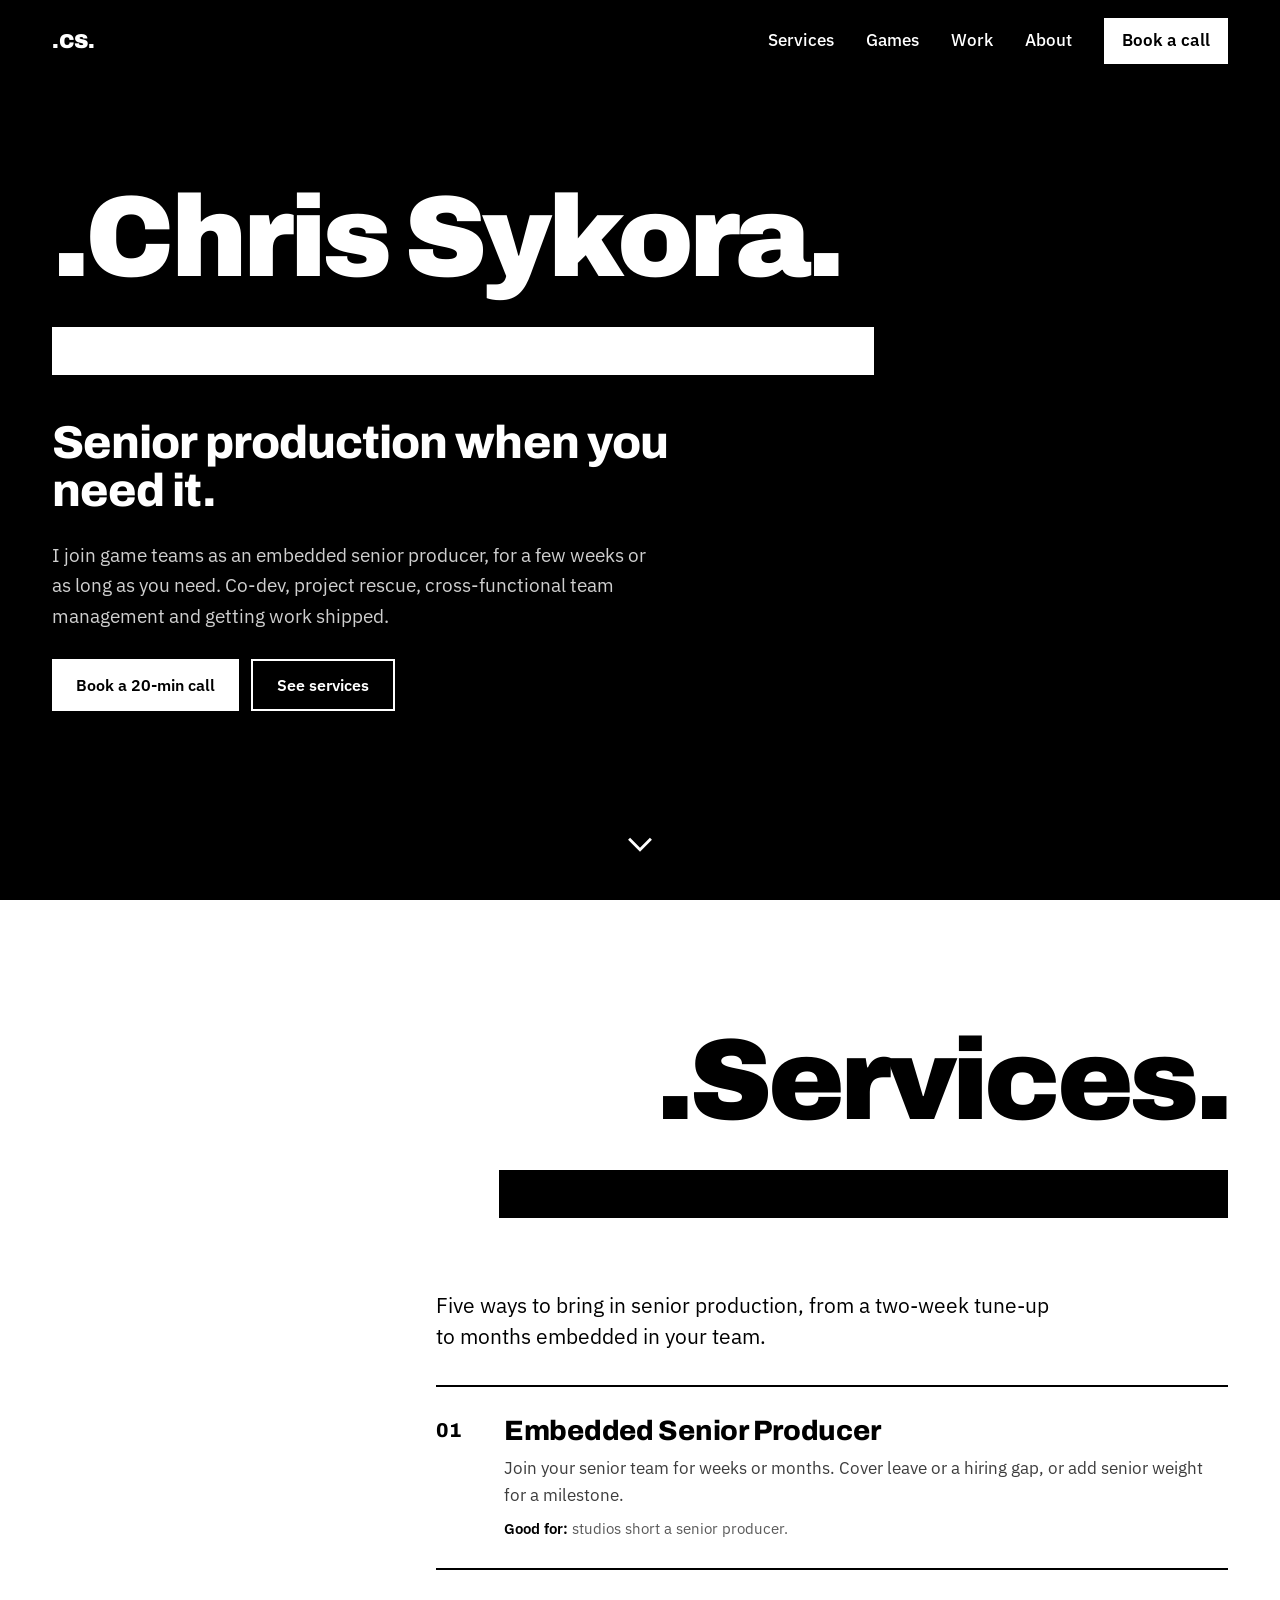
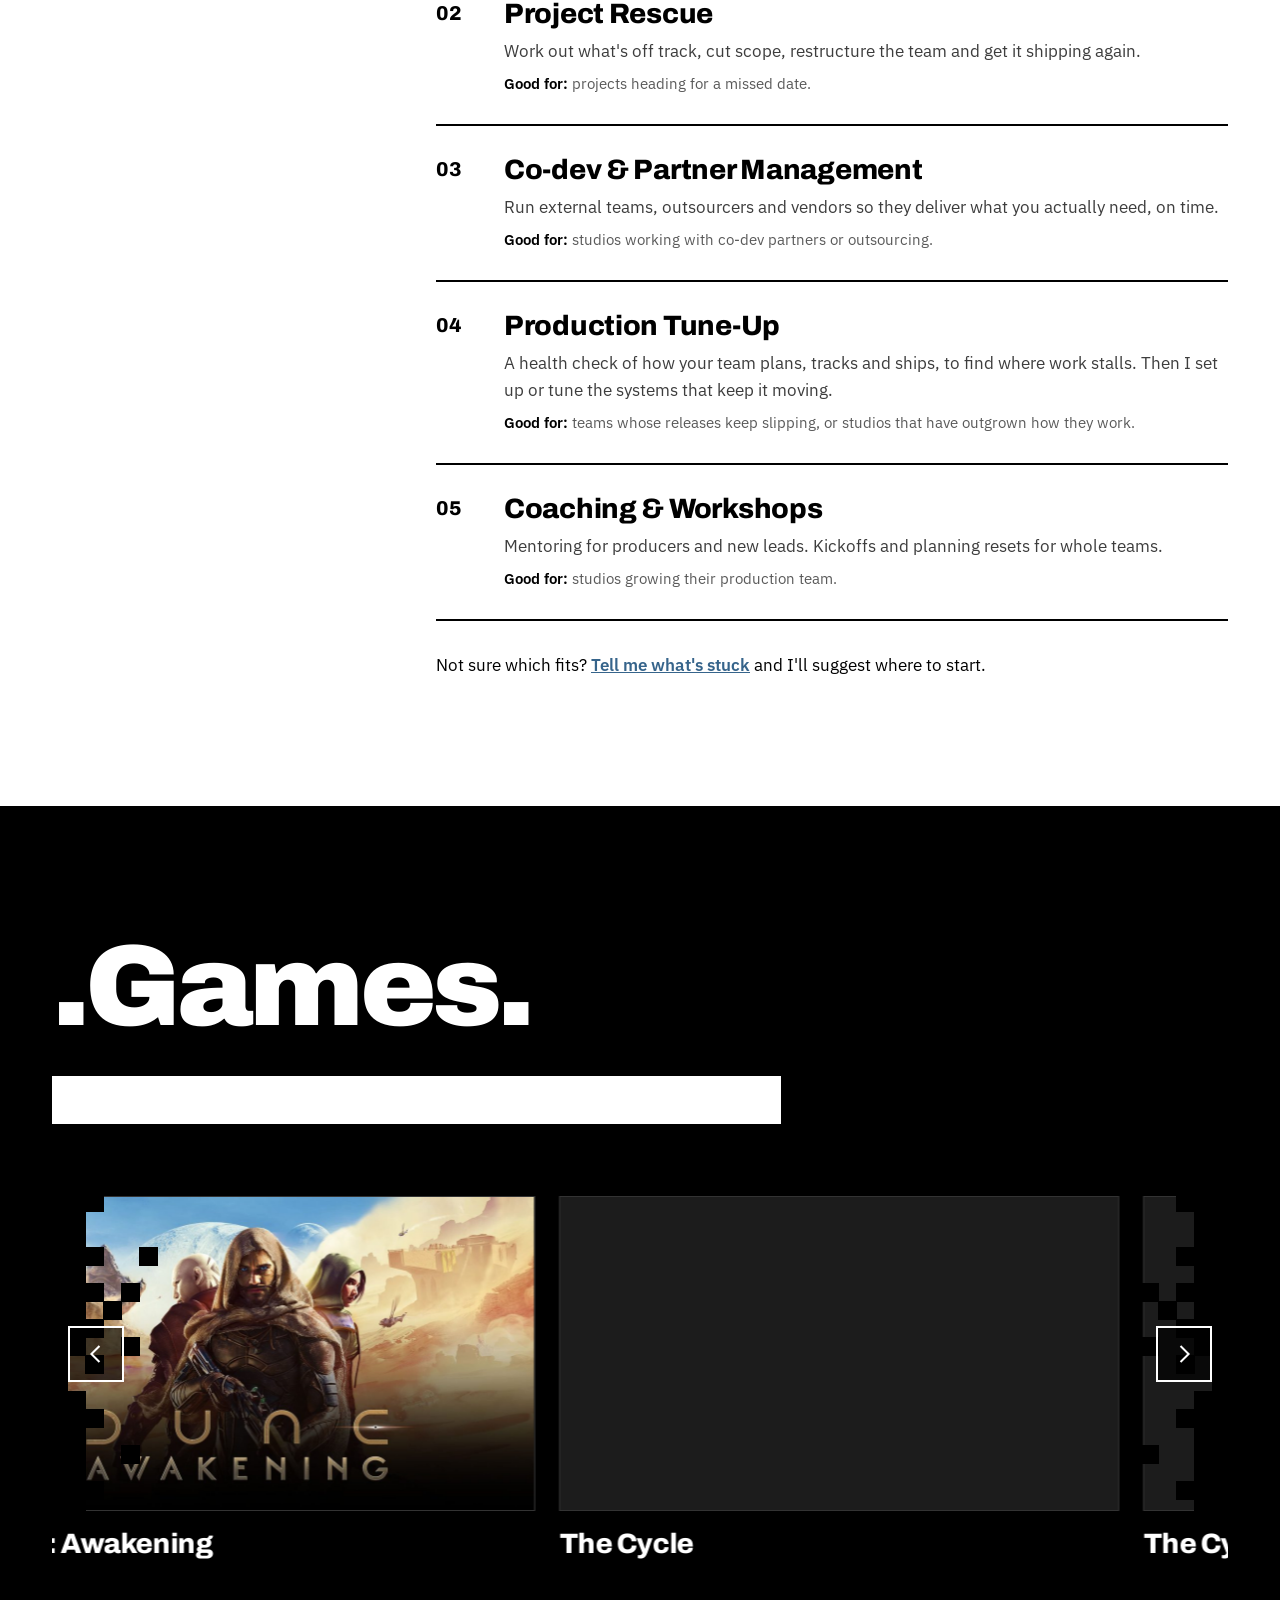
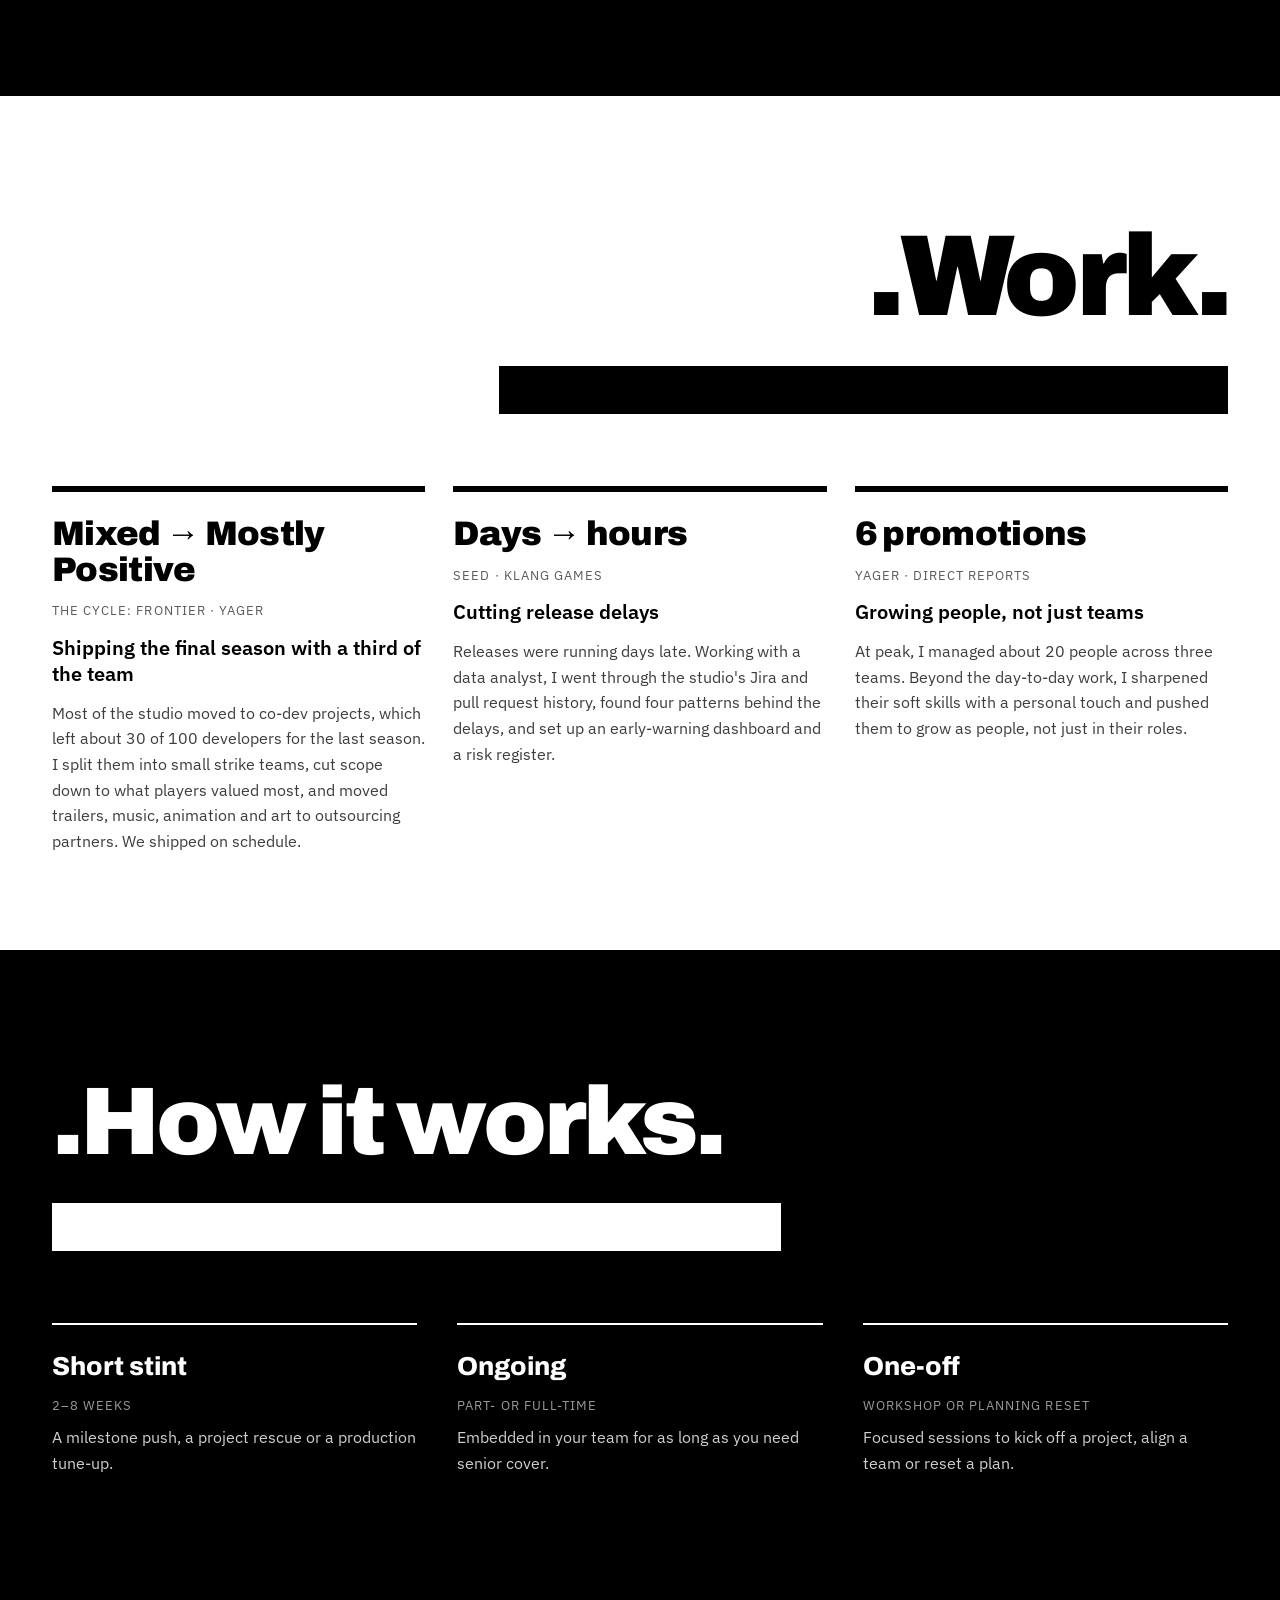
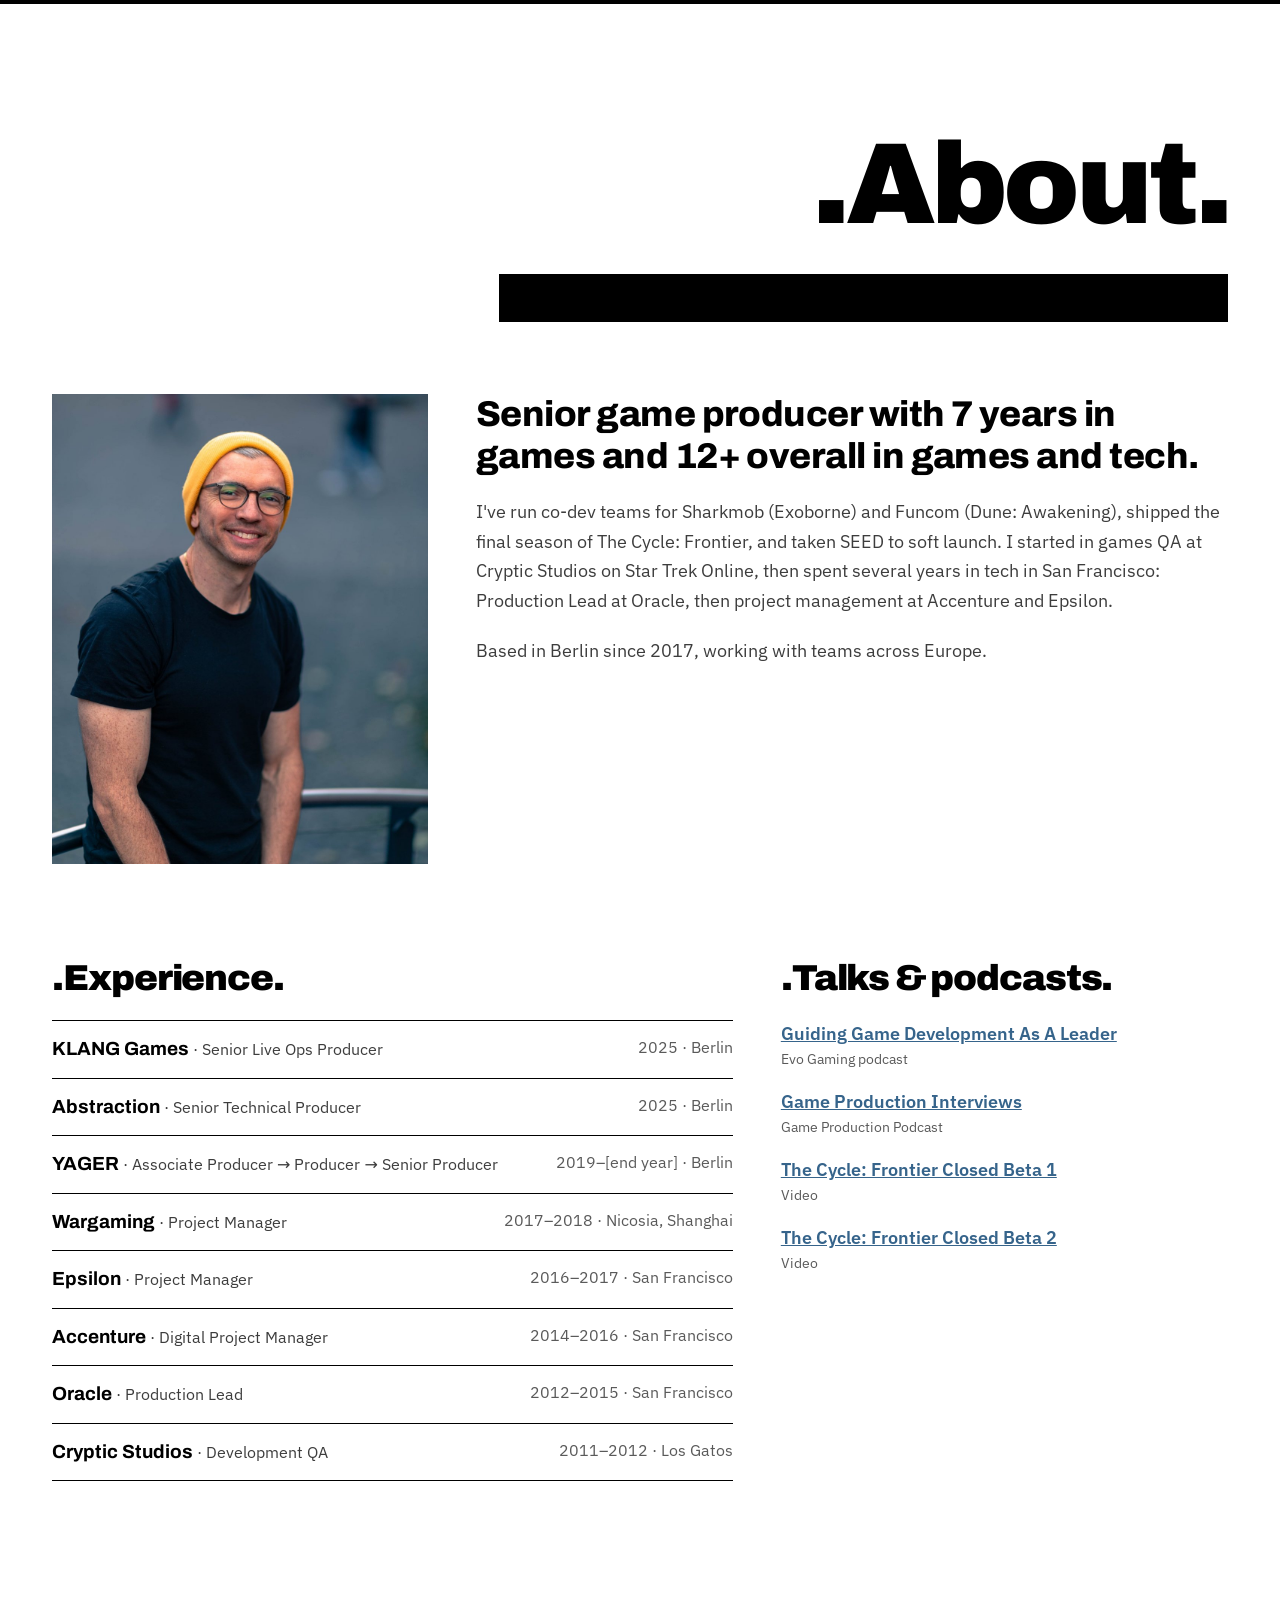
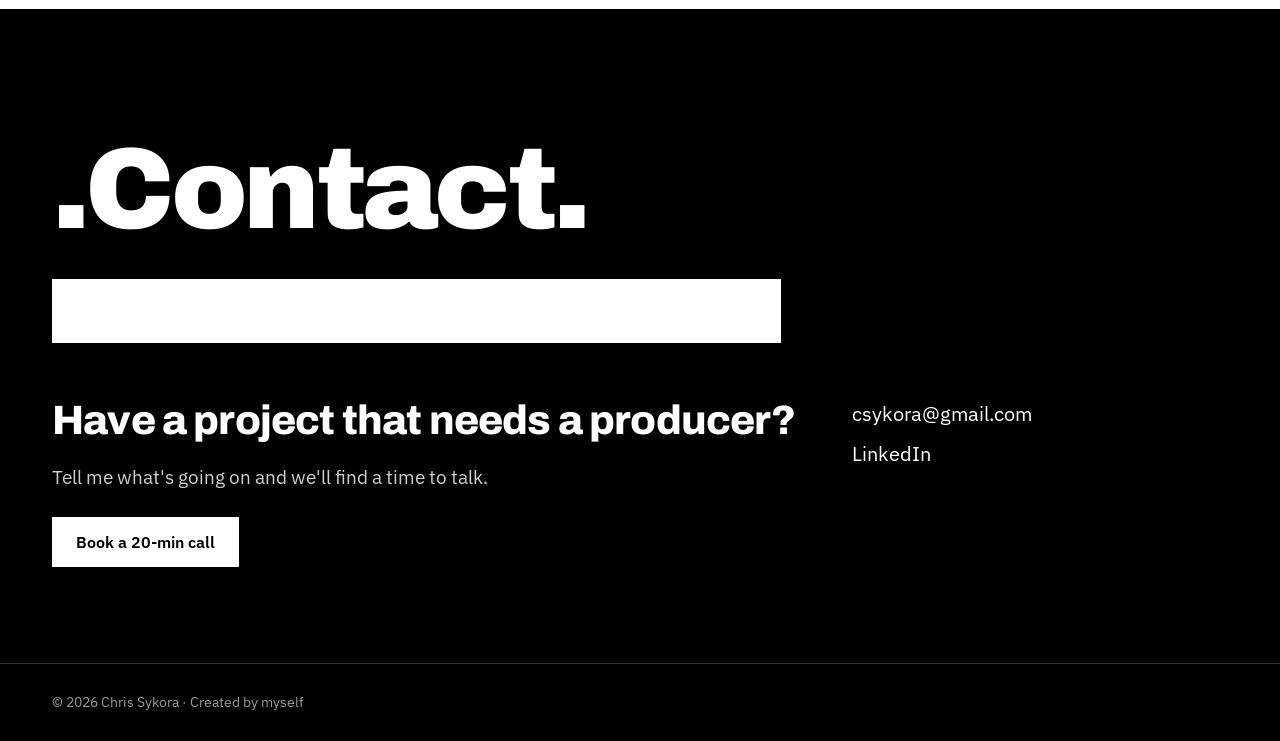
<file: index.html>
<!doctype html>
<html lang="en">
<head>
<meta charset="utf-8">
<meta name="viewport" content="width=device-width, initial-scale=1">
<title>Chris Sykora · Senior Game Producer</title>
<meta name="description" content="Berlin-based senior game producer. I join game teams as an embedded senior producer for co-dev, project rescue, production tune-ups and coaching.">
<meta property="og:title" content="Chris Sykora · Senior Game Producer">
<meta property="og:description" content="Senior production when you need it. Embedded producer for game studios, Berlin-based, working across Europe.">
<meta property="og:type" content="website">
<meta property="og:image" content="assets/img/chris-sykora.jpg">
<link rel="icon" href="favicon.svg" type="image/svg+xml">
<link rel="preload" href="assets/fonts/archivo-latin-900-normal.woff2" as="font" type="font/woff2" crossorigin>
<link rel="stylesheet" href="assets/site.css">
<script>
(function () {
  var d = document.documentElement;
  var reduce = window.matchMedia && window.matchMedia('(prefers-reduced-motion: reduce)').matches;
  if (!reduce && 'IntersectionObserver' in window) {
    d.classList.add('cs-armed');
    // Safety net: if the main script fails to load, show everything
    setTimeout(function () { if (!window.__csReady) d.classList.remove('cs-armed'); }, 3000);
  }
})();
</script>
<script src="assets/site.js" defer></script>
</head>
<body>

<header class="site-header cs-intro-fade">
<div class="site-header__inner">
<a href="#who" class="brand">.CS.</a>
<nav aria-label="Main" class="site-nav">
<a class="nav-link" href="#what">Services</a>
<a class="nav-link" href="#games">Games</a>
<a class="nav-link" href="#work">Work</a>
<a class="nav-link" href="#about">About</a>
<a class="nav-cta" href="https://calendar.app.google/HBy6owoXQrUs1M6C7" target="_blank" rel="noopener">Book a call</a>
</nav>
</div>
</header>

<div id="page" style="background: #FFFFFF; color: #000000">

<section id="who" class="hero" style="background: #000000; color: #FFFFFF; display: flex; flex-direction: column; overflow: hidden; padding-top: 80px">
<div style="flex: 1 0 auto; width: 100%; max-width: 1240px; margin: 0 auto; padding: 48px 32px; display: flex; flex-direction: column; justify-content: center">
<div class="cs-hero-out">
<h1 class="cs-intro-l" style="margin: 0; font-family: 'Archivo', sans-serif; font-size: clamp(56px, 9vw, 132px); line-height: 0.92; font-weight: 900; letter-spacing: -0.04em">.Chris Sykora.</h1>
<div aria-hidden="true" class="cs-intro-wipe" style="margin-top: 36px; width: 822px; max-width: 100%; height: 48px; background: #FFFFFF"></div>
<div style="display: flex; flex-direction: column; gap: 24px; padding-top: 44px; max-width: 680px">
<p class="cs-intro-up cs-d1" style="margin: 0; font-family: 'Archivo', sans-serif; font-size: clamp(30px, 3.6vw, 48px); line-height: 1.05; font-weight: 800; letter-spacing: -0.02em">Senior production when you need it.</p>
<p class="cs-intro-up cs-d2" style="margin: 0; font-size: 19px; line-height: 1.6; color: #CFCFCF; max-width: 600px">I join game teams as an embedded senior producer, for a few weeks or as long as you need. Co-dev, project rescue, cross-functional team management and getting work shipped.</p>
<div class="cs-intro-up cs-d3" style="display: flex; flex-wrap: wrap; gap: 12px; padding-top: 4px">
<a href="https://calendar.app.google/HBy6owoXQrUs1M6C7" target="_blank" rel="noopener" style="display: inline-flex; align-items: center; min-height: 50px; padding: 12px 24px; background: #FFFFFF; color: #000000; font-weight: 600; text-decoration: none">Book a 20-min call</a>
<a href="#what" style="display: inline-flex; align-items: center; min-height: 50px; padding: 12px 24px; border: 2px solid #FFFFFF; font-weight: 600; text-decoration: none">See services</a>
</div>
</div>
</div>
</div>
<div class="cs-intro-fade" style="display: flex; justify-content: center; padding: 0 32px 28px">
<a href="#what" aria-label="Scroll to services" style="width: 56px; height: 56px; display: inline-flex; align-items: center; justify-content: center; color: #FFFFFF; text-decoration: none">
<svg class="cs-bob" aria-hidden="true" width="34" height="34" viewBox="0 0 24 24" fill="none" stroke="currentColor" stroke-width="2" stroke-linecap="square"><path d="M5 9l7 7 7-7"></path></svg>
</a>
</div>
</section>

<section id="what" style="overflow: hidden">
<div style="max-width: 1240px; margin: 0 auto; padding: 128px 32px">
<h2 class="cs-r" style="margin: 0; text-align: right; font-family: 'Archivo', sans-serif; font-size: clamp(56px, 9vw, 132px); line-height: 0.92; font-weight: 900; letter-spacing: -0.04em">.Services.</h2>
<div aria-hidden="true" class="cs-wipe-r" style="margin: 36px 0 0 auto; width: 62%; height: 48px; background: #000000"></div>
<div style="display: flex; flex-wrap: wrap; gap: 0 48px; padding-top: 72px">
<div aria-hidden="true" style="flex: 1 1 220px; max-width: 34%"></div>
<div style="flex: 2 1 560px; min-width: 0; display: flex; flex-direction: column; gap: 32px">
<p class="cs-r" style="margin: 0; font-size: 21px; line-height: 1.5; max-width: 620px">Five ways to bring in senior production, from a two-week tune-up to months embedded in your team.</p>
<ol class="cs-stagger" style="list-style: none; margin: 0; padding: 0; border-bottom: 2px solid #000000">
<li class="cs-r" style="border-top: 2px solid #000000; padding: 28px 0; display: flex; flex-wrap: wrap; gap: 8px 28px">
<span style="font-family: 'Archivo', sans-serif; font-weight: 800; font-size: 20px; width: 40px">01</span>
<div style="flex: 1 1 380px; min-width: 0; display: flex; flex-direction: column; gap: 8px">
<h3 style="margin: 0; font-family: 'Archivo', sans-serif; font-size: 28px; line-height: 1.15; font-weight: 800; letter-spacing: -0.01em">Embedded Senior Producer</h3>
<p style="margin: 0; color: #3D3D3D; font-size: 17px; line-height: 1.6">Join your senior team for weeks or months. Cover leave or a hiring gap, or add senior weight for a milestone.</p>
<p style="margin: 0; color: #5A5A5A; font-size: 15px"><strong style="color: #000000">Good for:</strong> studios short a senior producer.</p>
</div>
</li>
<li class="cs-r" style="border-top: 2px solid #000000; padding: 28px 0; display: flex; flex-wrap: wrap; gap: 8px 28px">
<span style="font-family: 'Archivo', sans-serif; font-weight: 800; font-size: 20px; width: 40px">02</span>
<div style="flex: 1 1 380px; min-width: 0; display: flex; flex-direction: column; gap: 8px">
<h3 style="margin: 0; font-family: 'Archivo', sans-serif; font-size: 28px; line-height: 1.15; font-weight: 800; letter-spacing: -0.01em">Project Rescue</h3>
<p style="margin: 0; color: #3D3D3D; font-size: 17px; line-height: 1.6">Work out what's off track, cut scope, restructure the team and get it shipping again.</p>
<p style="margin: 0; color: #5A5A5A; font-size: 15px"><strong style="color: #000000">Good for:</strong> projects heading for a missed date.</p>
</div>
</li>
<li class="cs-r" style="border-top: 2px solid #000000; padding: 28px 0; display: flex; flex-wrap: wrap; gap: 8px 28px">
<span style="font-family: 'Archivo', sans-serif; font-weight: 800; font-size: 20px; width: 40px">03</span>
<div style="flex: 1 1 380px; min-width: 0; display: flex; flex-direction: column; gap: 8px">
<h3 style="margin: 0; font-family: 'Archivo', sans-serif; font-size: 28px; line-height: 1.15; font-weight: 800; letter-spacing: -0.01em">Co-dev &amp; Partner Management</h3>
<p style="margin: 0; color: #3D3D3D; font-size: 17px; line-height: 1.6">Run external teams, outsourcers and vendors so they deliver what you actually need, on time.</p>
<p style="margin: 0; color: #5A5A5A; font-size: 15px"><strong style="color: #000000">Good for:</strong> studios working with co-dev partners or outsourcing.</p>
</div>
</li>
<li class="cs-r" style="border-top: 2px solid #000000; padding: 28px 0; display: flex; flex-wrap: wrap; gap: 8px 28px">
<span style="font-family: 'Archivo', sans-serif; font-weight: 800; font-size: 20px; width: 40px">04</span>
<div style="flex: 1 1 380px; min-width: 0; display: flex; flex-direction: column; gap: 8px">
<h3 style="margin: 0; font-family: 'Archivo', sans-serif; font-size: 28px; line-height: 1.15; font-weight: 800; letter-spacing: -0.01em">Production Tune-Up</h3>
<p style="margin: 0; color: #3D3D3D; font-size: 17px; line-height: 1.6">A health check of how your team plans, tracks and ships, to find where work stalls. Then I set up or tune the systems that keep it moving.</p>
<p style="margin: 0; color: #5A5A5A; font-size: 15px"><strong style="color: #000000">Good for:</strong> teams whose releases keep slipping, or studios that have outgrown how they work.</p>
</div>
</li>
<li class="cs-r" style="border-top: 2px solid #000000; padding: 28px 0; display: flex; flex-wrap: wrap; gap: 8px 28px">
<span style="font-family: 'Archivo', sans-serif; font-weight: 800; font-size: 20px; width: 40px">05</span>
<div style="flex: 1 1 380px; min-width: 0; display: flex; flex-direction: column; gap: 8px">
<h3 style="margin: 0; font-family: 'Archivo', sans-serif; font-size: 28px; line-height: 1.15; font-weight: 800; letter-spacing: -0.01em">Coaching &amp; Workshops</h3>
<p style="margin: 0; color: #3D3D3D; font-size: 17px; line-height: 1.6">Mentoring for producers and new leads. Kickoffs and planning resets for whole teams.</p>
<p style="margin: 0; color: #5A5A5A; font-size: 15px"><strong style="color: #000000">Good for:</strong> studios growing their production team.</p>
</div>
</li>
</ol>
<p class="cs-r" style="margin: 0; font-size: 17px">Not sure which fits? <a href="#where" style="color: #36648B; font-weight: 600">Tell me what's stuck</a> and I'll suggest where to start.</p>
</div>
</div>
</div>
</section>

<section id="games" style="background: #000000; color: #FFFFFF; overflow: hidden; padding-bottom: 128px">
<div style="max-width: 1240px; margin: 0 auto; padding: 128px 32px 0">
<h2 class="cs-l" style="margin: 0; font-family: 'Archivo', sans-serif; font-size: clamp(56px, 9vw, 132px); line-height: 0.92; font-weight: 900; letter-spacing: -0.04em">.Games.</h2>
<div aria-hidden="true" class="cs-wipe-l" style="margin-top: 36px; width: 62%; height: 48px; background: #FFFFFF"></div>
</div>

<div class="cs-car" data-scrub style="margin-top: 72px">
<div style="max-width: 1240px; margin: 0 auto; padding: 0 32px">
<div class="cs-l" data-carousel style="position: relative">
<div style="overflow: hidden; overflow: clip">
<ul data-track aria-label="Games I have worked on" style="list-style: none; margin: 0; padding: 0 0 8px; display: flex; gap: 24px; will-change: transform">

<li style="flex: 0 0 min(560px, calc(100vw - 64px))">
<figure class="cs-gfig" tabindex="0" style="margin: 0; display: flex; flex-direction: column; gap: 18px">
<div style="position: relative; aspect-ratio: 16 / 9; overflow: hidden; background: #1C1C1C; border: 1px solid #333333">
<img class="cs-gimg" src="assets/img/games/dune-awakening.jpg" alt="Dune: Awakening key art" width="1120" height="630" decoding="async" draggable="false" style="position: absolute; inset: 0; display: block; width: 100%; height: 100%; object-fit: cover">
<div class="cs-ginfo" style="position: absolute; inset: 0; padding: 28px 88px 28px 28px; background: rgba(0, 0, 0, 0.86); display: flex; flex-direction: column; justify-content: flex-end; gap: 10px">
<p style="margin: 0; font-size: 13px; letter-spacing: 0.1em; text-transform: uppercase; color: #9A9A9A">Funcom · PC</p>
<p style="margin: 0; font-size: 18px; line-height: 1.5; color: #FFFFFF">Ran co-dev feature teams at YAGER, then Senior Technical Producer at Abstraction for the global launch.</p>
</div>
</div>
<figcaption class="cs-gtitle"><h3 style="margin: 0; font-family: 'Archivo', sans-serif; font-size: 28px; line-height: 1.1; font-weight: 800; letter-spacing: -0.015em">Dune: Awakening</h3></figcaption>
</figure>
</li>

<li style="flex: 0 0 min(560px, calc(100vw - 64px))">
<figure class="cs-gfig" tabindex="0" style="margin: 0; display: flex; flex-direction: column; gap: 18px">
<div style="position: relative; aspect-ratio: 16 / 9; overflow: hidden; background: #1C1C1C; border: 1px solid #333333">
<img class="cs-gimg" src="assets/img/games/the-cycle.jpg" alt="The Cycle key art" width="1120" height="630" decoding="async" draggable="false" style="position: absolute; inset: 0; display: block; width: 100%; height: 100%; object-fit: cover">
<div class="cs-ginfo" style="position: absolute; inset: 0; padding: 28px 88px 28px 28px; background: rgba(0, 0, 0, 0.86); display: flex; flex-direction: column; justify-content: flex-end; gap: 10px">
<p style="margin: 0; font-size: 13px; letter-spacing: 0.1em; text-transform: uppercase; color: #9A9A9A">YAGER · PC · Epic Games Store</p>
<p style="margin: 0; font-size: 18px; line-height: 1.5; color: #FFFFFF">Associate Producer through 2 seasons of Early Access. Improved parts of the character, controls and camera.</p>
</div>
</div>
<figcaption class="cs-gtitle"><h3 style="margin: 0; font-family: 'Archivo', sans-serif; font-size: 28px; line-height: 1.1; font-weight: 800; letter-spacing: -0.015em">The Cycle</h3></figcaption>
</figure>
</li>

<li style="flex: 0 0 min(560px, calc(100vw - 64px))">
<figure class="cs-gfig" tabindex="0" style="margin: 0; display: flex; flex-direction: column; gap: 18px">
<div style="position: relative; aspect-ratio: 16 / 9; overflow: hidden; background: #1C1C1C; border: 1px solid #333333">
<img class="cs-gimg" src="assets/img/games/cycle-frontier.jpg" alt="The Cycle: Frontier key art" width="1120" height="630" decoding="async" draggable="false" style="position: absolute; inset: 0; display: block; width: 100%; height: 100%; object-fit: cover">
<div class="cs-ginfo" style="position: absolute; inset: 0; padding: 28px 88px 28px 28px; background: rgba(0, 0, 0, 0.86); display: flex; flex-direction: column; justify-content: flex-end; gap: 10px">
<p style="margin: 0; font-size: 13px; letter-spacing: 0.1em; text-transform: uppercase; color: #9A9A9A">YAGER · PC</p>
<p style="margin: 0; font-size: 18px; line-height: 1.5; color: #FFFFFF">Producer across all 3 seasons, from launch to the final season. Ran gameplay feature teams covering weapons, movement and creatures, plus outsourcing.</p>
</div>
</div>
<figcaption class="cs-gtitle"><h3 style="margin: 0; font-family: 'Archivo', sans-serif; font-size: 28px; line-height: 1.1; font-weight: 800; letter-spacing: -0.015em">The Cycle: Frontier</h3></figcaption>
</figure>
</li>

<li style="flex: 0 0 min(560px, calc(100vw - 64px))">
<figure class="cs-gfig" tabindex="0" style="margin: 0; display: flex; flex-direction: column; gap: 18px">
<div style="position: relative; aspect-ratio: 16 / 9; overflow: hidden; background: #1C1C1C; border: 1px solid #333333">
<img class="cs-gimg" src="assets/img/games/exoborne.jpg" alt="Exoborne key art" width="1024" height="576" decoding="async" draggable="false" style="position: absolute; inset: 0; display: block; width: 100%; height: 100%; object-fit: cover">
<div class="cs-ginfo" style="position: absolute; inset: 0; padding: 28px 88px 28px 28px; background: rgba(0, 0, 0, 0.86); display: flex; flex-direction: column; justify-content: flex-end; gap: 10px">
<p style="margin: 0; font-size: 13px; letter-spacing: 0.1em; text-transform: uppercase; color: #9A9A9A">Sharkmob · PC, PS5, Xbox</p>
<p style="margin: 0; font-size: 18px; line-height: 1.5; color: #FFFFFF">Ran co-dev feature teams at YAGER.</p>
</div>
</div>
<figcaption class="cs-gtitle"><h3 style="margin: 0; font-family: 'Archivo', sans-serif; font-size: 28px; line-height: 1.1; font-weight: 800; letter-spacing: -0.015em">Exoborne</h3></figcaption>
</figure>
</li>

<li style="flex: 0 0 min(560px, calc(100vw - 64px))">
<figure class="cs-gfig" tabindex="0" style="margin: 0; display: flex; flex-direction: column; gap: 18px">
<div style="position: relative; aspect-ratio: 16 / 9; overflow: hidden; background: #1C1C1C; border: 1px solid #333333">
<img class="cs-gimg" src="assets/img/games/seed.jpg" alt="SEED key art" width="747" height="420" decoding="async" draggable="false" style="position: absolute; inset: 0; display: block; width: 100%; height: 100%; object-fit: cover">
<div class="cs-ginfo" style="position: absolute; inset: 0; padding: 28px 88px 28px 28px; background: rgba(0, 0, 0, 0.86); display: flex; flex-direction: column; justify-content: flex-end; gap: 10px">
<p style="margin: 0; font-size: 13px; letter-spacing: 0.1em; text-transform: uppercase; color: #9A9A9A">KLANG Games · PC, iOS, Android</p>
<p style="margin: 0; font-size: 18px; line-height: 1.5; color: #FFFFFF">Took the game to soft launch.</p>
</div>
</div>
<figcaption class="cs-gtitle"><h3 style="margin: 0; font-family: 'Archivo', sans-serif; font-size: 28px; line-height: 1.1; font-weight: 800; letter-spacing: -0.015em">SEED</h3></figcaption>
</figure>
</li>

<li style="flex: 0 0 min(560px, calc(100vw - 64px))">
<figure class="cs-gfig" tabindex="0" style="margin: 0; display: flex; flex-direction: column; gap: 18px">
<div style="position: relative; aspect-ratio: 16 / 9; overflow: hidden; background: #1C1C1C; border: 1px solid #333333">
<img class="cs-gimg" src="assets/img/games/wows-blitz.jpg" alt="World of Warships: Blitz key art" width="1120" height="630" decoding="async" draggable="false" style="position: absolute; inset: 0; display: block; width: 100%; height: 100%; object-fit: cover">
<div class="cs-ginfo" style="position: absolute; inset: 0; padding: 28px 88px 28px 28px; background: rgba(0, 0, 0, 0.86); display: flex; flex-direction: column; justify-content: flex-end; gap: 10px">
<p style="margin: 0; font-size: 13px; letter-spacing: 0.1em; text-transform: uppercase; color: #9A9A9A">Wargaming · iOS, Android</p>
<p style="margin: 0; font-size: 18px; line-height: 1.5; color: #FFFFFF">Project Manager in Nicosia and Shanghai.</p>
</div>
</div>
<figcaption class="cs-gtitle"><h3 style="margin: 0; font-family: 'Archivo', sans-serif; font-size: 28px; line-height: 1.1; font-weight: 800; letter-spacing: -0.015em">World of Warships: Blitz</h3></figcaption>
</figure>
</li>

<li style="flex: 0 0 min(560px, calc(100vw - 64px))">
<figure class="cs-gfig" tabindex="0" style="margin: 0; display: flex; flex-direction: column; gap: 18px">
<div style="position: relative; aspect-ratio: 16 / 9; overflow: hidden; background: #1C1C1C; border: 1px solid #333333">
<img class="cs-gimg" src="assets/img/games/star-trek-online.jpg" alt="Star Trek Online key art" width="921" height="518" decoding="async" draggable="false" style="position: absolute; inset: 0; display: block; width: 100%; height: 100%; object-fit: cover">
<div class="cs-ginfo" style="position: absolute; inset: 0; padding: 28px 88px 28px 28px; background: rgba(0, 0, 0, 0.86); display: flex; flex-direction: column; justify-content: flex-end; gap: 10px">
<p style="margin: 0; font-size: 13px; letter-spacing: 0.1em; text-transform: uppercase; color: #9A9A9A">Cryptic Studios · PC</p>
<p style="margin: 0; font-size: 18px; line-height: 1.5; color: #FFFFFF">Development QA. Where it started.</p>
</div>
</div>
<figcaption class="cs-gtitle"><h3 style="margin: 0; font-family: 'Archivo', sans-serif; font-size: 28px; line-height: 1.1; font-weight: 800; letter-spacing: -0.015em">Star Trek Online</h3></figcaption>
</figure>
</li>

</ul>
</div>
<svg data-px aria-hidden="true" width="144" style="position: absolute; left: -3px; top: -3px; height: calc(min(560px, calc(100vw - 64px)) * 0.5625 + 6px); pointer-events: none"><defs><pattern id="cs-px" x="0" y="0" width="144" height="432" patternUnits="userSpaceOnUse"><path data-px-path d="" fill="#000000" shape-rendering="crispEdges"></path></pattern></defs><rect width="144" height="100%" fill="url(#cs-px)"></rect></svg>
<svg data-px aria-hidden="true" width="144" style="position: absolute; right: -3px; top: -3px; height: calc(min(560px, calc(100vw - 64px)) * 0.5625 + 6px); transform: scaleX(-1); pointer-events: none"><rect width="144" height="100%" fill="url(#cs-px)"></rect></svg>
<div style="position: absolute; left: 0; right: 0; top: 0; height: calc(min(560px, calc(100vw - 64px)) * 0.5625); padding: 0 16px; display: flex; align-items: center; justify-content: space-between; pointer-events: none">
<button type="button" class="cs-btn" data-prev aria-label="Previous game" style="pointer-events: auto; width: 56px; height: 56px; padding: 0; border: 2px solid #FFFFFF; background-color: rgba(0, 0, 0, 0.65); color: #FFFFFF; display: inline-flex; align-items: center; justify-content: center; cursor: pointer">
<svg aria-hidden="true" width="22" height="22" viewBox="0 0 24 24" fill="none" stroke="currentColor" stroke-width="2.2" stroke-linecap="square"><path d="M15 4l-8 8 8 8"></path></svg>
</button>
<button type="button" class="cs-btn" data-next aria-label="Next game" style="pointer-events: auto; width: 56px; height: 56px; padding: 0; border: 2px solid #FFFFFF; background-color: rgba(0, 0, 0, 0.65); color: #FFFFFF; display: inline-flex; align-items: center; justify-content: center; cursor: pointer">
<svg aria-hidden="true" width="22" height="22" viewBox="0 0 24 24" fill="none" stroke="currentColor" stroke-width="2.2" stroke-linecap="square"><path d="M9 4l8 8-8 8"></path></svg>
</button>
</div>
</div>
</div>
</div>
</section>

<section id="work" style="overflow: hidden">
<div style="max-width: 1240px; margin: 0 auto; padding: 128px 32px 96px">
<h2 class="cs-r" style="margin: 0; text-align: right; font-family: 'Archivo', sans-serif; font-size: clamp(56px, 9vw, 132px); line-height: 0.92; font-weight: 900; letter-spacing: -0.04em">.Work.</h2>
<div aria-hidden="true" class="cs-wipe-r" style="margin: 36px 0 0 auto; width: 62%; height: 48px; background: #000000"></div>
<div class="cs-stagger" style="display: grid; grid-template-columns: repeat(auto-fill, minmax(min(320px, 100%), 1fr)); gap: 40px 28px; padding-top: 72px">

<article class="cs-r" style="border-top: 6px solid #000000; padding-top: 24px; display: flex; flex-direction: column; gap: 14px">
<p style="margin: 0; font-family: 'Archivo', sans-serif; font-size: 34px; line-height: 1.05; font-weight: 900; letter-spacing: -0.02em">Mixed → Mostly Positive</p>
<p style="margin: 0; font-size: 13px; letter-spacing: 0.08em; text-transform: uppercase; color: #5A5A5A">The Cycle: Frontier · YAGER</p>
<h3 style="margin: 0; font-size: 20px; line-height: 1.3; font-weight: 600">Shipping the final season with a third of the team</h3>
<p style="margin: 0; color: #3D3D3D; line-height: 1.6">Most of the studio moved to co-dev projects, which left about 30 of 100 developers for the last season. I split them into small strike teams, cut scope down to what players valued most, and moved trailers, music, animation and art to outsourcing partners. We shipped on schedule.</p>
</article>

<article class="cs-r" style="border-top: 6px solid #000000; padding-top: 24px; display: flex; flex-direction: column; gap: 14px">
<p style="margin: 0; font-family: 'Archivo', sans-serif; font-size: 34px; line-height: 1.05; font-weight: 900; letter-spacing: -0.02em">Days → hours</p>
<p style="margin: 0; font-size: 13px; letter-spacing: 0.08em; text-transform: uppercase; color: #5A5A5A">SEED · KLANG Games</p>
<h3 style="margin: 0; font-size: 20px; line-height: 1.3; font-weight: 600">Cutting release delays</h3>
<p style="margin: 0; color: #3D3D3D; line-height: 1.6">Releases were running days late. Working with a data analyst, I went through the studio's Jira and pull request history, found four patterns behind the delays, and set up an early-warning dashboard and a risk register.</p>
</article>

<article class="cs-r" style="border-top: 6px solid #000000; padding-top: 24px; display: flex; flex-direction: column; gap: 14px">
<p style="margin: 0; font-family: 'Archivo', sans-serif; font-size: 34px; line-height: 1.05; font-weight: 900; letter-spacing: -0.02em">6 promotions</p>
<p style="margin: 0; font-size: 13px; letter-spacing: 0.08em; text-transform: uppercase; color: #5A5A5A">YAGER · Direct reports</p>
<h3 style="margin: 0; font-size: 20px; line-height: 1.3; font-weight: 600">Growing people, not just teams</h3>
<p style="margin: 0; color: #3D3D3D; line-height: 1.6">At peak, I managed about 20 people across three teams. Beyond the day-to-day work, I sharpened their soft skills with a personal touch and pushed them to grow as people, not just in their roles.</p>
</article>

</div>

<!-- Recommendations: switched off until the quotes are ready. Delete this comment's opening and closing markers to show it.
<div style="padding-top: 112px">
<h2 class="cs-l" style="margin: 0; font-family: 'Archivo', sans-serif; font-size: clamp(40px, 5vw, 72px); line-height: 0.95; font-weight: 900; letter-spacing: -0.035em">.What people say.</h2>
<div class="cs-stagger" style="display: grid; grid-template-columns: repeat(auto-fill, minmax(min(320px, 100%), 1fr)); gap: 24px; padding-top: 48px">
<figure class="cs-up" style="margin: 0; border: 2px solid #000000; padding: 30px; display: flex; flex-direction: column; gap: 18px">
<span aria-hidden="true" style="font-family: 'Archivo', sans-serif; font-size: 64px; line-height: 0.5; font-weight: 900; color: #4682B4">“</span>
<blockquote style="margin: 0; font-size: 19px; line-height: 1.55">[Quote]</blockquote>
<figcaption style="font-size: 14px; color: #5A5A5A">[Name, role, studio]</figcaption>
</figure>
</div>
</div>
-->
</div>
</section>

<section style="background: #000000; color: #FFFFFF; overflow: hidden">
<div style="max-width: 1240px; margin: 0 auto; padding: 128px 32px">
<h2 class="cs-l" style="margin: 0; font-family: 'Archivo', sans-serif; font-size: clamp(48px, 7.5vw, 112px); line-height: 0.92; font-weight: 900; letter-spacing: -0.04em">.How it works.</h2>
<div aria-hidden="true" class="cs-wipe-l" style="margin-top: 36px; width: 62%; height: 48px; background: #FFFFFF"></div>
<div class="cs-stagger" style="display: grid; grid-template-columns: repeat(auto-fill, minmax(min(280px, 100%), 1fr)); gap: 40px; padding-top: 72px">
<div class="cs-l" style="display: flex; flex-direction: column; gap: 10px; padding-top: 22px; border-top: 2px solid #FFFFFF">
<h3 style="margin: 0; font-family: 'Archivo', sans-serif; font-size: 26px; font-weight: 800">Short stint</h3>
<p style="margin: 0; font-size: 13px; letter-spacing: 0.08em; text-transform: uppercase; color: #9A9A9A">2–8 weeks</p>
<p style="margin: 0; color: #CFCFCF; line-height: 1.6">A milestone push, a project rescue or a production tune-up.</p>
</div>
<div class="cs-l" style="display: flex; flex-direction: column; gap: 10px; padding-top: 22px; border-top: 2px solid #FFFFFF">
<h3 style="margin: 0; font-family: 'Archivo', sans-serif; font-size: 26px; font-weight: 800">Ongoing</h3>
<p style="margin: 0; font-size: 13px; letter-spacing: 0.08em; text-transform: uppercase; color: #9A9A9A">Part- or full-time</p>
<p style="margin: 0; color: #CFCFCF; line-height: 1.6">Embedded in your team for as long as you need senior cover.</p>
</div>
<div class="cs-l" style="display: flex; flex-direction: column; gap: 10px; padding-top: 22px; border-top: 2px solid #FFFFFF">
<h3 style="margin: 0; font-family: 'Archivo', sans-serif; font-size: 26px; font-weight: 800">One-off</h3>
<p style="margin: 0; font-size: 13px; letter-spacing: 0.08em; text-transform: uppercase; color: #9A9A9A">Workshop or planning reset</p>
<p style="margin: 0; color: #CFCFCF; line-height: 1.6">Focused sessions to kick off a project, align a team or reset a plan.</p>
</div>
</div>
</div>
</section>

<section id="about" style="overflow: hidden">
<div style="max-width: 1240px; margin: 0 auto; padding: 128px 32px">
<h2 class="cs-r" style="margin: 0; text-align: right; font-family: 'Archivo', sans-serif; font-size: clamp(56px, 9vw, 132px); line-height: 0.92; font-weight: 900; letter-spacing: -0.04em">.About.</h2>
<div aria-hidden="true" class="cs-wipe-r" style="margin: 36px 0 0 auto; width: 62%; height: 48px; background: #000000"></div>
<div style="display: flex; flex-wrap: wrap; align-items: flex-start; gap: 48px; padding-top: 72px">
<div class="cs-clip" style="flex: 1 1 260px; max-width: 34%; min-width: 220px; aspect-ratio: 4 / 5; overflow: hidden; background: #111111">
<img class="cs-zoom" src="assets/img/chris-sykora.jpg" alt="Chris Sykora" width="1000" height="1250" loading="lazy" decoding="async" style="display: block; width: 100%; height: 100%; object-fit: cover; object-position: 50% 50%">
</div>
<div style="flex: 2 1 520px; min-width: 0; display: flex; flex-direction: column; gap: 20px">
<p class="cs-r" style="margin: 0; font-family: 'Archivo', sans-serif; font-size: clamp(26px, 2.8vw, 36px); line-height: 1.15; font-weight: 800; letter-spacing: -0.015em">Senior game producer with 7 years in games and 12+ overall in games and tech.</p>
<p class="cs-r" style="margin: 0; font-size: 18px; line-height: 1.65; color: #3D3D3D">I've run co-dev teams for Sharkmob (Exoborne) and Funcom (Dune: Awakening), shipped the final season of The Cycle: Frontier, and taken SEED to soft launch. I started in games QA at Cryptic Studios on Star Trek Online, then spent several years in tech in San Francisco: Production Lead at Oracle, then project management at Accenture and Epsilon.</p>
<p class="cs-r" style="margin: 0; font-size: 18px; line-height: 1.65; color: #3D3D3D">Based in Berlin since 2017, working with teams across Europe.</p>
</div>
</div>

<div style="display: flex; flex-wrap: wrap; gap: 64px 48px; padding-top: 96px">
<div style="flex: 3 1 520px; min-width: 0; display: flex; flex-direction: column; gap: 24px">
<h3 class="cs-l" style="margin: 0; font-family: 'Archivo', sans-serif; font-size: 36px; line-height: 1; font-weight: 900; letter-spacing: -0.03em">.Experience.</h3>
<ul class="cs-stagger" style="list-style: none; margin: 0; padding: 0; border-bottom: 1px solid #000000">
<li class="cs-l" style="border-top: 1px solid #000000; padding: 14px 0; display: flex; flex-wrap: wrap; justify-content: space-between; gap: 4px 24px"><span><strong style="font-family: 'Archivo', sans-serif; font-size: 19px">KLANG Games</strong> <span style="color: #3D3D3D">· Senior Live Ops Producer</span></span><span style="color: #5A5A5A">2025 · Berlin</span></li>
<li class="cs-l" style="border-top: 1px solid #000000; padding: 14px 0; display: flex; flex-wrap: wrap; justify-content: space-between; gap: 4px 24px"><span><strong style="font-family: 'Archivo', sans-serif; font-size: 19px">Abstraction</strong> <span style="color: #3D3D3D">· Senior Technical Producer</span></span><span style="color: #5A5A5A">2025 · Berlin</span></li>
<li class="cs-l" style="border-top: 1px solid #000000; padding: 14px 0; display: flex; flex-wrap: wrap; justify-content: space-between; gap: 4px 24px"><span><strong style="font-family: 'Archivo', sans-serif; font-size: 19px">YAGER</strong> <span style="color: #3D3D3D">· Associate Producer → Producer → Senior Producer</span></span><span style="color: #5A5A5A">2019–[end year] · Berlin</span></li>
<li class="cs-l" style="border-top: 1px solid #000000; padding: 14px 0; display: flex; flex-wrap: wrap; justify-content: space-between; gap: 4px 24px"><span><strong style="font-family: 'Archivo', sans-serif; font-size: 19px">Wargaming</strong> <span style="color: #3D3D3D">· Project Manager</span></span><span style="color: #5A5A5A">2017–2018 · Nicosia, Shanghai</span></li>
<li class="cs-l" style="border-top: 1px solid #000000; padding: 14px 0; display: flex; flex-wrap: wrap; justify-content: space-between; gap: 4px 24px"><span><strong style="font-family: 'Archivo', sans-serif; font-size: 19px">Epsilon</strong> <span style="color: #3D3D3D">· Project Manager</span></span><span style="color: #5A5A5A">2016–2017 · San Francisco</span></li>
<li class="cs-l" style="border-top: 1px solid #000000; padding: 14px 0; display: flex; flex-wrap: wrap; justify-content: space-between; gap: 4px 24px"><span><strong style="font-family: 'Archivo', sans-serif; font-size: 19px">Accenture</strong> <span style="color: #3D3D3D">· Digital Project Manager</span></span><span style="color: #5A5A5A">2014–2016 · San Francisco</span></li>
<li class="cs-l" style="border-top: 1px solid #000000; padding: 14px 0; display: flex; flex-wrap: wrap; justify-content: space-between; gap: 4px 24px"><span><strong style="font-family: 'Archivo', sans-serif; font-size: 19px">Oracle</strong> <span style="color: #3D3D3D">· Production Lead</span></span><span style="color: #5A5A5A">2012–2015 · San Francisco</span></li>
<li class="cs-l" style="border-top: 1px solid #000000; padding: 14px 0; display: flex; flex-wrap: wrap; justify-content: space-between; gap: 4px 24px"><span><strong style="font-family: 'Archivo', sans-serif; font-size: 19px">Cryptic Studios</strong> <span style="color: #3D3D3D">· Development QA</span></span><span style="color: #5A5A5A">2011–2012 · Los Gatos</span></li>
</ul>
</div>
<div style="flex: 2 1 340px; min-width: 0; display: flex; flex-direction: column; gap: 24px">
<h3 class="cs-r" style="margin: 0; font-family: 'Archivo', sans-serif; font-size: 36px; line-height: 1; font-weight: 900; letter-spacing: -0.03em">.Talks &amp; podcasts.</h3>
<ul class="cs-stagger" style="list-style: none; margin: 0; padding: 0; display: flex; flex-direction: column; gap: 18px">
<li class="cs-r" style="display: flex; flex-direction: column; gap: 2px"><a href="https://evolutionjobs.com/exchange/evo-gaming-164-guiding-game-development-as-a-leader/" target="_blank" rel="noopener" style="color: #36648B; font-weight: 600; font-size: 18px">Guiding Game Development As A Leader</a><span style="font-size: 14px; color: #5A5A5A">Evo Gaming podcast</span></li>
<li class="cs-r" style="display: flex; flex-direction: column; gap: 2px"><a href="https://www.youtube.com/watch?v=4oeaHyIAsrg" target="_blank" rel="noopener" style="color: #36648B; font-weight: 600; font-size: 18px">Game Production Interviews</a><span style="font-size: 14px; color: #5A5A5A">Game Production Podcast</span></li>
<li class="cs-r" style="display: flex; flex-direction: column; gap: 2px"><a href="https://youtu.be/ktWeNvnLIoA" target="_blank" rel="noopener" style="color: #36648B; font-weight: 600; font-size: 18px">The Cycle: Frontier Closed Beta 1</a><span style="font-size: 14px; color: #5A5A5A">Video</span></li>
<li class="cs-r" style="display: flex; flex-direction: column; gap: 2px"><a href="https://youtu.be/_A9aSZ5aQHM" target="_blank" rel="noopener" style="color: #36648B; font-weight: 600; font-size: 18px">The Cycle: Frontier Closed Beta 2</a><span style="font-size: 14px; color: #5A5A5A">Video</span></li>
</ul>
</div>
</div>
</div>
</section>

<section id="where" style="background: #000000; color: #FFFFFF; overflow: hidden">
<div style="max-width: 1240px; margin: 0 auto; padding: 128px 32px 96px">
<h2 class="cs-l" style="margin: 0; font-family: 'Archivo', sans-serif; font-size: clamp(56px, 9vw, 132px); line-height: 0.92; font-weight: 900; letter-spacing: -0.04em">.Contact.</h2>
<div aria-hidden="true" class="cs-wipe-l" style="margin-top: 36px; width: 62%; height: 64px; background: #FFFFFF"></div>
<div style="display: flex; flex-wrap: wrap; gap: 40px 48px; padding-top: 56px">
<div class="cs-l" style="flex: 2 1 520px; min-width: 0; display: flex; flex-direction: column; gap: 20px">
<p style="margin: 0; font-family: 'Archivo', sans-serif; font-size: clamp(28px, 3.2vw, 44px); line-height: 1.05; font-weight: 800; letter-spacing: -0.02em">Have a project that needs a producer?</p>
<p style="margin: 0; font-size: 19px; line-height: 1.6; color: #CFCFCF; max-width: 560px">Tell me what's going on and we'll find a time to talk.</p>
<div style="padding-top: 4px"><a href="https://calendar.app.google/HBy6owoXQrUs1M6C7" target="_blank" rel="noopener" style="display: inline-flex; align-items: center; min-height: 50px; padding: 12px 24px; background: #FFFFFF; color: #000000; font-weight: 600; text-decoration: none">Book a 20-min call</a></div>
</div>
<ul class="cs-r" style="flex: 1 1 260px; min-width: 0; list-style: none; margin: 0; padding: 0; display: flex; flex-direction: column; gap: 10px; font-size: 20px">
<li><a href="mailto:csykora@gmail.com" style="text-decoration: none">csykora@gmail.com</a></li>
<li><a href="https://www.linkedin.com/in/chris-sykora-53b9baa/" target="_blank" rel="noopener" style="text-decoration: none">LinkedIn</a></li>
</ul>
</div>
</div>
<footer class="cs-up" style="border-top: 1px solid #333333">
<div style="max-width: 1240px; margin: 0 auto; padding: 28px 32px; display: flex; flex-wrap: wrap; align-items: center; justify-content: space-between; gap: 12px 32px; font-size: 14px; color: #9A9A9A">
<span>© 2026 Chris Sykora · Created by myself</span>
</div>
</footer>
</section>

</div>
</body>
</html>
</file>
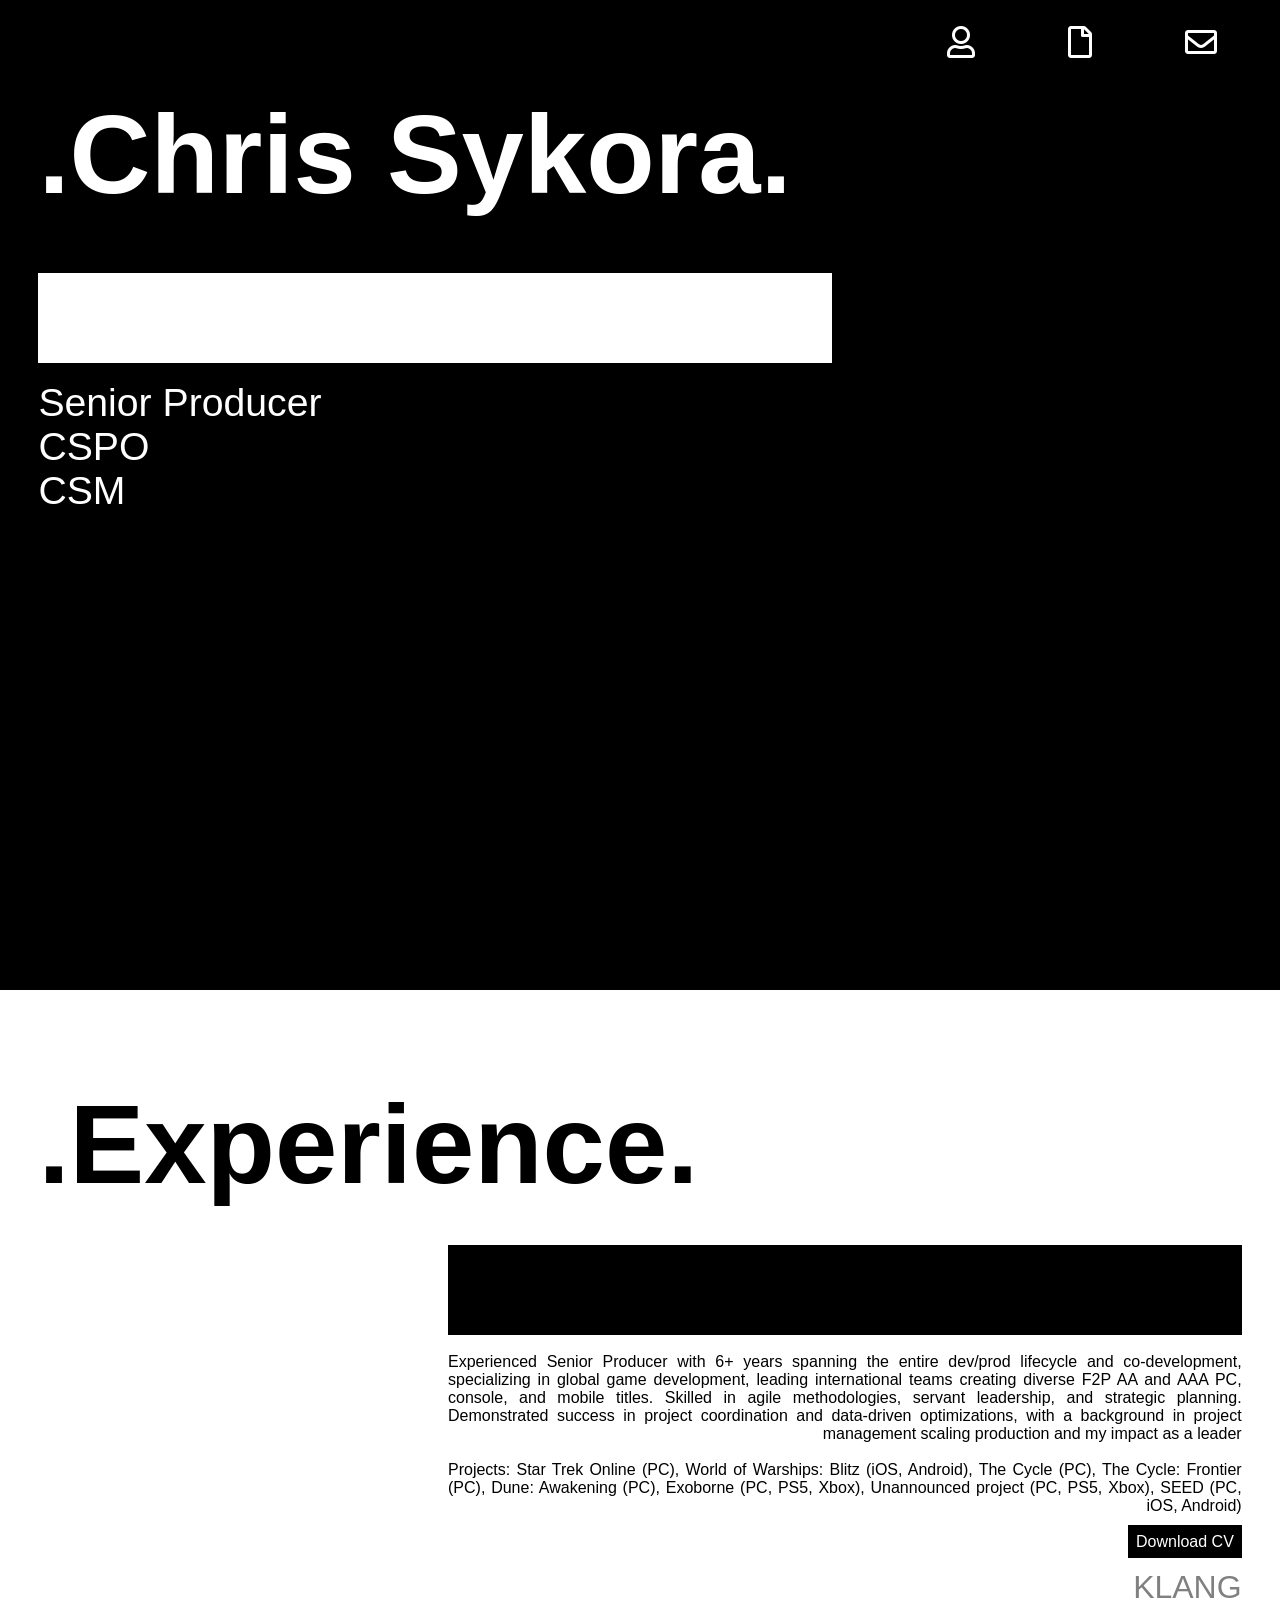
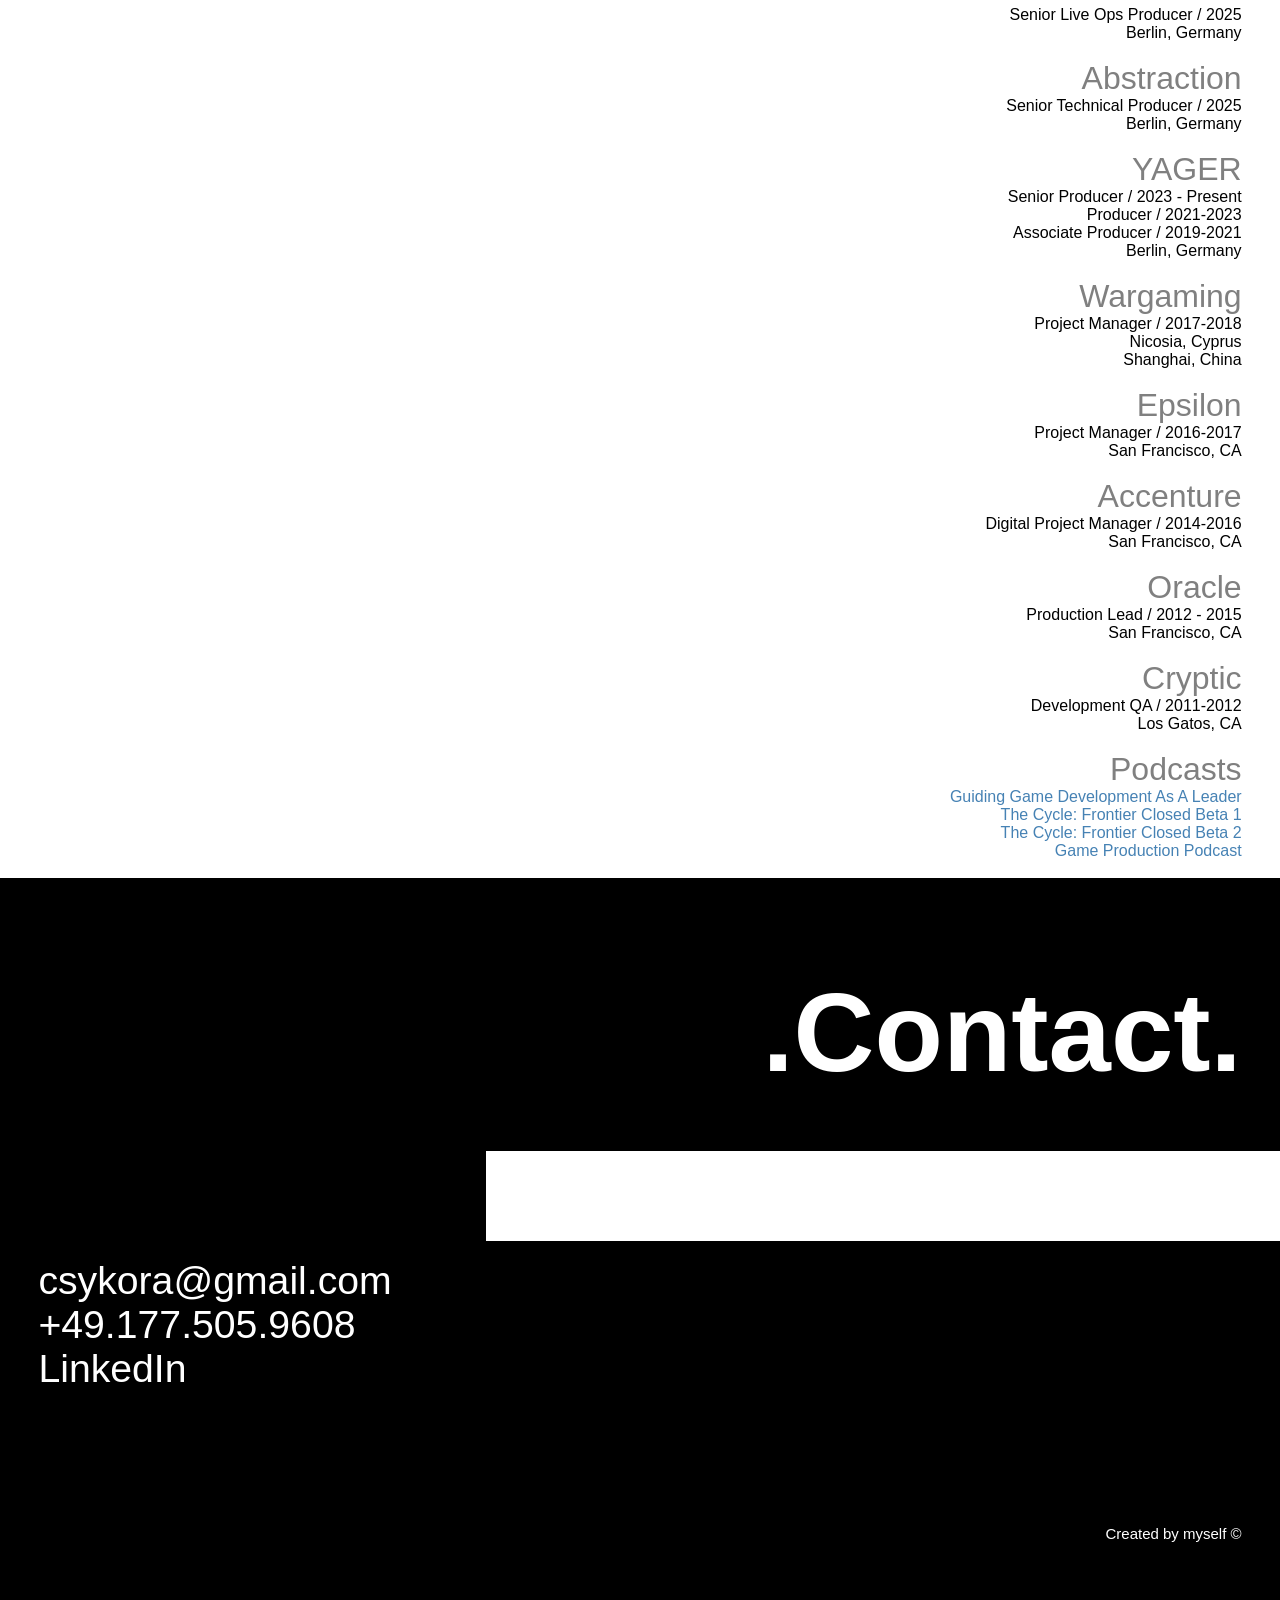
<file: index_old.html>
<!doctype html>
<html>
  
<style>

body.fade {
    opacity: 0;
    transition: none;
}
  
html,
body {
  background-color: black;
  width: 100%;
  font-family: roboto, sans-serif;
  text-align: center;
  opacity: 1;
  transition: 0.5s opacity;
}
h1, h2, h3 {
  padding:0 3vw;
  opacity: 1;
  transition: 1s opacity;
}

p{
  direction: rtl;
  text-align: justify;
  padding-right: 3vw; 
  padding-left: 35vw; 
  padding-top: 10vh;
}
  .jobs {
    padding-right: 3vw;
    padding-left: 35vw; 
    text-align: right;
  }

.info {
  font-size: .7em; 
  text-align: left; 
  color-white; 
  padding-top: 2vh; 
  padding-left: 3vw; 
  padding-bottom: 10vh;
}
* {
  margin: 0;
  padding: 0;
}

.top-screen{
  text-align: left;
  background: #000000;
  width: 100%;
  min-height: 100vh;
  padding-top: 10vh;
  color: white;
  font-size: 3.5em;
}
.square_1 {
  margin-top:6vh;
  margin-left: 3vw;
  width: 62vw;
  height: 10vh;
  background-color: white;
  display: inline-block;
  color: black;
  vertical-align: bottom;
  text-align: left;
    }
    
.square_2 {
  margin-top: 2vh;
  margin-right: 3vw;
  float: right;
  width: 62vw;
  height: 10vh;
  background-color: black;
  display: inline-block;
  color: black;
    }

nav ul {
  text-align: right;
  position: fixed;
  width: 100%;
  background-color: #000000;
}

nav li {
  margin: 25px;
  margin-bottom: 15px;
  padding-right: 3vw;
  display: inline-block;
  font-size: 2em;
}

nav ul li a {
  color: #fff;
  text-decoration: none;
}

nav ul li a:hover {
  color: grey;
}
.work {
  background-color: white;
  padding-top: 10vh;
  color: #000;
  text-align: left;
  height: 100%;
}
.work-header {
  font-size: 7em
}
.contact {
  background: #000;
  color: white;
  height: 100%;
  min-height: 100vh;
  padding-top: 10vh;
}

.contact a {
  color: #fff;
  text-decoration: none;
}

.contact a:hover {
  color: grey;
}

.contact-header {
  text-align: right;
  font-color: white;
  font-size: 3.5em;
}

.business-name{
  font-size: 2em;
  color: grey;
    }
  .link-style{
  text-decoration: none;
  color: steelblue;
    }
  .cv {
    padding: .3rem;
    border: .2em solid #000;
    text-decoration: none;
    background: black;
    color: white;
  }
  .cv a:hover {
      color: grey;
    }
@media only screen and (max-width: 800px) {
  h1 {
    font-size: 3.5rem;
  }
  .work-header{
    font-size: 3.5rem;
  }
  .top-header {
    padding-left: 10vw;
  }
  .info {
    font-size: 1.9rem;
  }
  nav ul {
    text-align: center;
  }
  nav ul li {
    font-size: 1.5em;
  }
  .project {
    margin: 40px 0;
  }
  p {
  text-align: justify;
  text-align-last: right;
  padding: 0 3vw 0 35vw;
  padding-top: 12vh;
  font-size: 1.2em;
}
  .business-name {
    font-size: 1.5em;
  }
}
</style>
  
<head>
<meta charset="UTF-8" name="viewport" content="width=device-width, initial-scale=1">
  <link rel="stylesheet" href="https://use.fontawesome.com/releases/v5.7.0/css/all.css" integrity="sha384-lZN37f5QGtY3VHgisS14W3ExzMWZxybE1SJSEsQp9S+oqd12jhcu+A56Ebc1zFSJ" crossorigin="anonymous">
<title>.Chris Sykora.</title>
</head>
<body>
  <script>
 document.body.classList.add('fade');
</script>
  <nav>
  <ul id='navbar'>
    <li><a href="#who"><i class="far fa-user"></i></a></li>
    <li><a href="#what"><i class="far fa-file"></i></a></li>
    <li><a href="#where"><i class="far fa-envelope"></i></a>
    </li>
  </ul>
</nav>
<div id="body">
  <!--INTRO-->
<div id="who" class="top-screen">

  <h1 class="top-header">.Chris Sykora.</h1>
  <span class="square_1"></span>
  <div class="info hideme">Senior Producer<br>CSPO<br>CSM</div>

</div>
  
  
  <!--EXPERIENCE-->
<div id="what" class="work">
  <h1 class="work-header">.Experience.</h1>
  <br>
  <span class="square_2"></span>
<br>
  <br>
  <a>
    <p>Experienced Senior Producer with 6+ years spanning the entire dev/prod lifecycle and co-development, specializing in global game development, leading international teams creating diverse F2P AA and AAA PC, console, and mobile titles. Skilled in agile methodologies, servant leadership, and strategic planning. Demonstrated success in project coordination and data-driven optimizations, with a background in project management scaling production and my impact as a leader
</a><br><br> 
      Projects: Star Trek Online (PC), World of Warships: Blitz (iOS, Android), The Cycle (PC), The Cycle: Frontier (PC), Dune: Awakening (PC), Exoborne (PC, PS5, Xbox), Unannounced project (PC, PS5, Xbox), SEED (PC, iOS, Android)<br><br>
      <a href="https://drive.google.com/file/d/1h2d1fAFNYoDSPfVaHjLJQTmo92a5hDTf/view?usp=sharing" class="cv" target=”_blank”>Download CV</a><br><br>
      <div class="jobs">
      <a class="business-name">KLANG</a><br>
      Senior Live Ops Producer / 2025<br>
      Berlin, Germany<br><br>
      <a class="business-name">Abstraction</a><br>
      Senior Technical Producer / 2025<br>
      Berlin, Germany<br><br>
      <a class="business-name">YAGER</a><br>
      Senior Producer / 2023 - Present<br>
      Producer / 2021-2023<br>
      Associate Producer / 2019-2021<br>
      Berlin, Germany<br><br>
      <a class="business-name">Wargaming</a><br>
      Project Manager / 2017-2018<br>
      Nicosia, Cyprus<br>
      Shanghai, China<br><br>
      <a class="business-name">Epsilon</a><br>
      Project Manager / 2016-2017<br>
      San Francisco, CA<br><br>
      <a class="business-name">Accenture</a><br>
      Digital Project Manager / 2014-2016<br>
      San Francisco, CA<br><br>
      <a class="business-name">Oracle</a><br>
Production Lead / 2012 - 2015 <br>
       San Francisco, CA<br><br>
      <a class="business-name">Cryptic</a><br>
      Development QA / 2011-2012<br>
        Los Gatos, CA <br><br>
      <a class="business-name">Podcasts</a><br>
      <a class="link-style" href="https://evolutionjobs.com/exchange/evo-gaming-164-guiding-game-development-as-a-leader/?preview=true&_thumbnail_id=21937" target=”_blank”>Guiding Game Development As A Leader</a><br>
      <a class="link-style" href="https://youtu.be/ktWeNvnLIoA" target=”_blank”>The Cycle: Frontier Closed Beta 1</a><br>
      <a class="link-style" href="https://youtu.be/_A9aSZ5aQHM" target=”_blank”>The Cycle: Frontier Closed Beta 2</a><br>
      <a class="link-style" href="https://www.game-production.com/podcast/episode/4b06ed2e/24-game-production-interviews-chris-sykora-associate-producer-at-yager" target=”_blank”>Game Production Podcast</a><br><br></div>
  </div>
  </div>
  <!--CONTACT-->
<div id="where" class="contact smooth">
  <div class="contact-header">
    <h1>.Contact.</h1>
<span class="square_1"></span>
    <br>
    <div class="info">
      <a href="mailto:csykora@gmail.com">csykora@gmail.com</a><br>
      <a href="tel:+491775059608">+49.177.505.9608</a><br>
      <a href="https://www.linkedin.com/in/chris-sykora-53b9baa/" target=”_blank”>LinkedIn</a>
    <br><br>
      <p style="font-size: 15px;">&copy; Created by myself</p>
    </div>
  </div>
 
</div>
  </div>
  <script>
  document.addEventListener("DOMContentLoaded", function(e) {
    document.body.classList.remove('fade');
  });
</script>
</body>
</html>
</file>
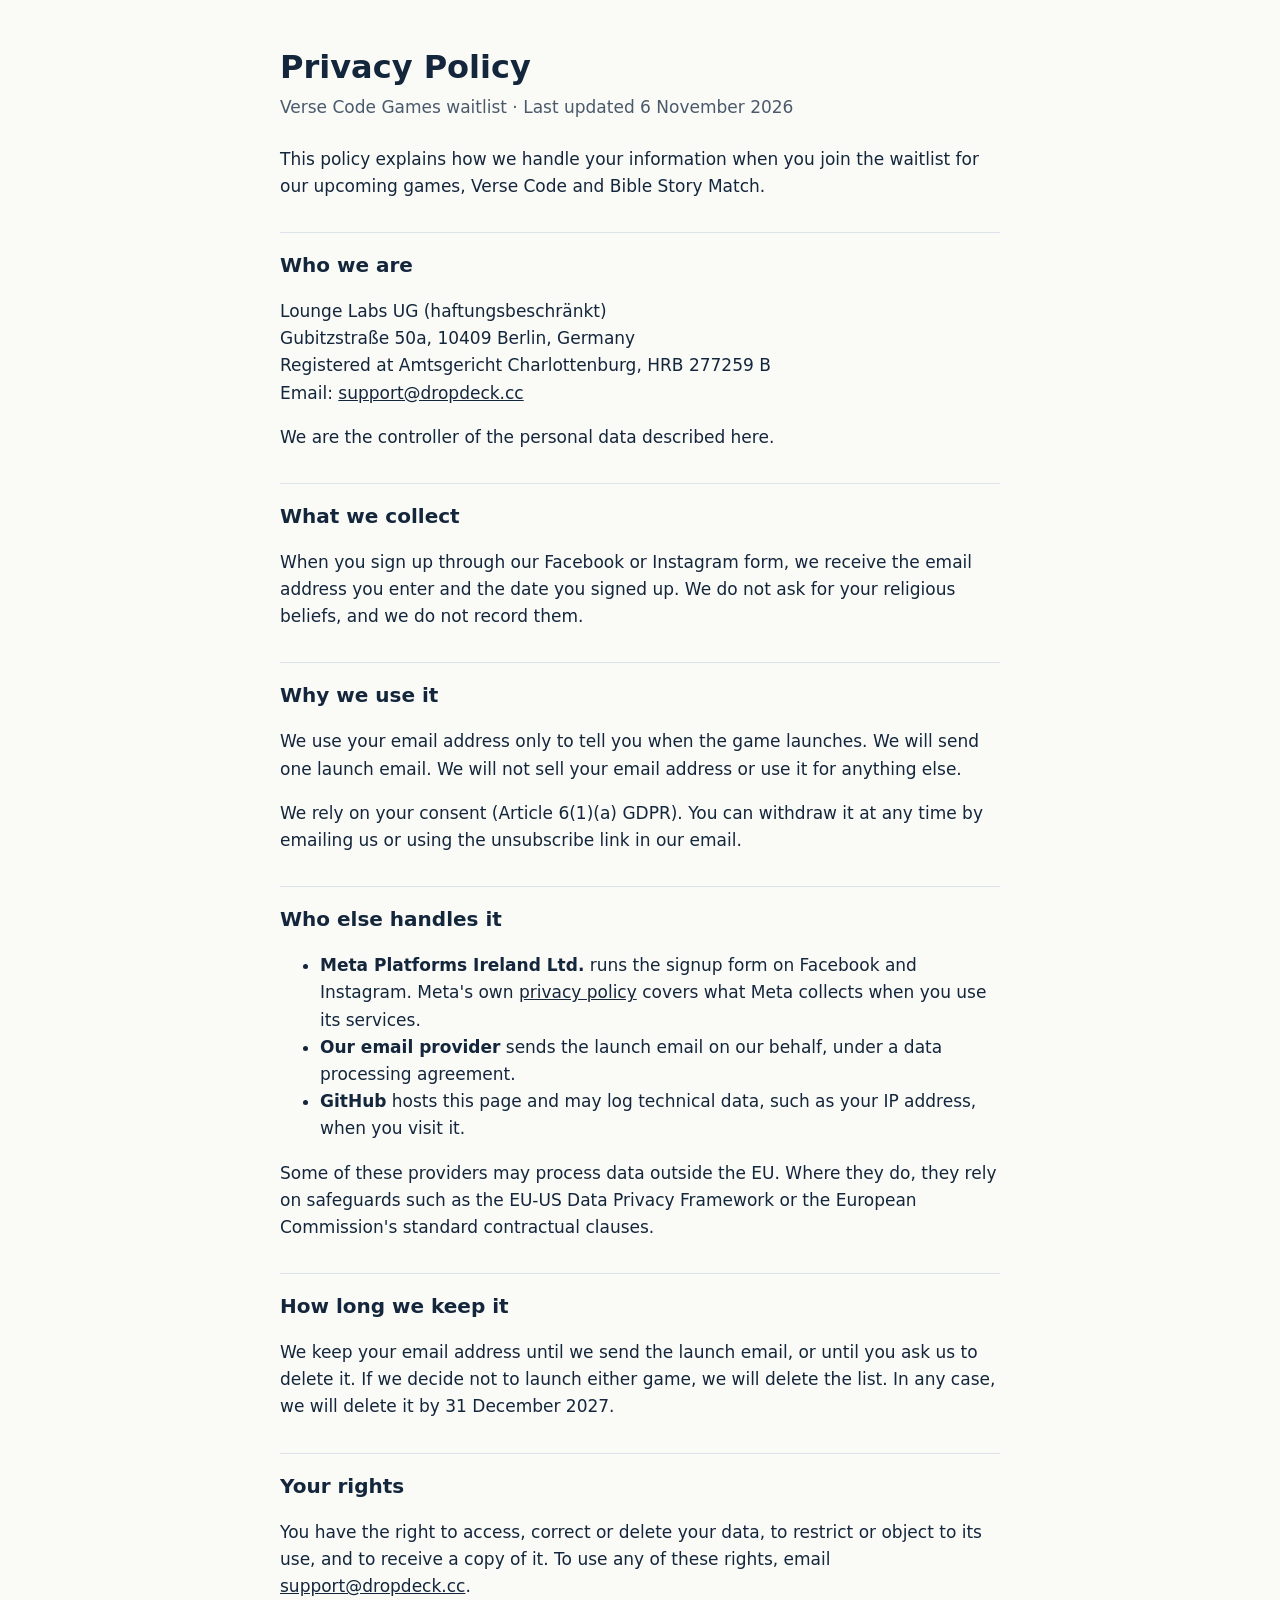
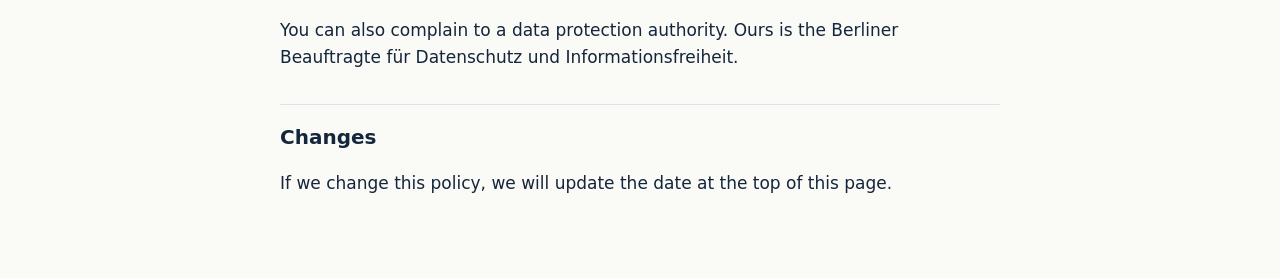
<file: verse-code/privacy.html>
<!doctype html>
<html lang="en">
<head>
<meta charset="utf-8">
<meta name="viewport" content="width=device-width, initial-scale=1">
<meta name="robots" content="noindex">
<title>Privacy Policy · Verse Code Games</title>
<style>
:root { --bg: #FAFAF7; --ink: #14263B; --muted: #4A5A6B; --rule: #DDE3EA; }
@media (prefers-color-scheme: dark) { :root { --bg: #11161C; --ink: #E8EDF2; --muted: #A9B4C0; --rule: #2A3440; } }
body { margin: 0; background: var(--bg); color: var(--ink); font: 17px/1.6 system-ui, -apple-system, "Segoe UI", Roboto, sans-serif; }
main { max-width: 720px; margin: 0 auto; padding: 48px 16px 64px; }
h1 { font-size: 32px; line-height: 1.2; margin: 0 0 8px; }
h2 { font-size: 20px; margin: 32px 0 8px; padding-top: 16px; border-top: 1px solid var(--rule); }
p, li { color: var(--ink); }
.meta { color: var(--muted); margin: 0 0 24px; }
a { color: inherit; }
</style>
</head>
<body>
<main>
<h1>Privacy Policy</h1>
<p class="meta">Verse Code Games waitlist · Last updated 6 November 2026</p>

<p>This policy explains how we handle your information when you join the waitlist for our upcoming games, Verse Code and Bible Story Match.</p>

<h2>Who we are</h2>
<p>Lounge Labs UG (haftungsbeschränkt)<br>
Gubitzstraße 50a, 10409 Berlin, Germany<br>
Registered at Amtsgericht Charlottenburg, HRB 277259 B<br>
Email: <a href="mailto:support@dropdeck.cc">support@dropdeck.cc</a></p>
<p>We are the controller of the personal data described here.</p>

<h2>What we collect</h2>
<p>When you sign up through our Facebook or Instagram form, we receive the email address you enter and the date you signed up. We do not ask for your religious beliefs, and we do not record them.</p>

<h2>Why we use it</h2>
<p>We use your email address only to tell you when the game launches. We will send one launch email. We will not sell your email address or use it for anything else.</p>
<p>We rely on your consent (Article 6(1)(a) GDPR). You can withdraw it at any time by emailing us or using the unsubscribe link in our email.</p>

<h2>Who else handles it</h2>
<ul>
<li><strong>Meta Platforms Ireland Ltd.</strong> runs the signup form on Facebook and Instagram. Meta's own <a href="https://www.facebook.com/privacy/policy/">privacy policy</a> covers what Meta collects when you use its services.</li>
<li><strong>Our email provider</strong> sends the launch email on our behalf, under a data processing agreement.</li>
<li><strong>GitHub</strong> hosts this page and may log technical data, such as your IP address, when you visit it.</li>
</ul>
<p>Some of these providers may process data outside the EU. Where they do, they rely on safeguards such as the EU-US Data Privacy Framework or the European Commission's standard contractual clauses.</p>

<h2>How long we keep it</h2>
<p>We keep your email address until we send the launch email, or until you ask us to delete it. If we decide not to launch either game, we will delete the list. In any case, we will delete it by 31 December 2027.</p>

<h2>Your rights</h2>
<p>You have the right to access, correct or delete your data, to restrict or object to its use, and to receive a copy of it. To use any of these rights, email <a href="mailto:support@dropdeck.cc">support@dropdeck.cc</a>.</p>
<p>You can also complain to a data protection authority. Ours is the Berliner Beauftragte für Datenschutz und Informationsfreiheit.</p>

<h2>Changes</h2>
<p>If we change this policy, we will update the date at the top of this page.</p>
</main>
</body>
</html>
</file>
<file: assets/site.css>
/* Fonts are hosted with the site (no Google Fonts request). Both are SIL Open Font License, see fonts/LICENSE-*.txt */
@font-face{font-family:'Archivo';font-style:normal;font-weight:600;font-display:swap;src:url(fonts/archivo-latin-600-normal.woff2) format('woff2')}
@font-face{font-family:'Archivo';font-style:normal;font-weight:700;font-display:swap;src:url(fonts/archivo-latin-700-normal.woff2) format('woff2')}
@font-face{font-family:'Archivo';font-style:normal;font-weight:800;font-display:swap;src:url(fonts/archivo-latin-800-normal.woff2) format('woff2')}
@font-face{font-family:'Archivo';font-style:normal;font-weight:900;font-display:swap;src:url(fonts/archivo-latin-900-normal.woff2) format('woff2')}
@font-face{font-family:'IBM Plex Sans';font-style:normal;font-weight:400;font-display:swap;src:url(fonts/ibm-plex-sans-latin-400-normal.woff2) format('woff2')}
@font-face{font-family:'IBM Plex Sans';font-style:normal;font-weight:500;font-display:swap;src:url(fonts/ibm-plex-sans-latin-500-normal.woff2) format('woff2')}
@font-face{font-family:'IBM Plex Sans';font-style:normal;font-weight:600;font-display:swap;src:url(fonts/ibm-plex-sans-latin-600-normal.woff2) format('woff2')}

*,*::before,*::after{box-sizing:border-box}
html{scroll-behavior:smooth;overscroll-behavior-x:none}
body{margin:0;background:#000000;color:#000000;font-family:'IBM Plex Sans',system-ui,-apple-system,'Segoe UI',sans-serif;font-size:16px;line-height:1.5;-webkit-font-smoothing:antialiased;text-rendering:optimizeLegibility}
img{max-width:100%}
a{color:inherit}a:hover{color:#9A9A9A}
section[id]{scroll-margin-top:84px}

/* ---------- Fixed top bar ---------- */
.site-header{position:fixed;top:0;left:0;right:0;z-index:100;color:#FFFFFF;background:rgba(0,0,0,.86);-webkit-backdrop-filter:blur(12px);backdrop-filter:blur(12px);border-bottom:1px solid transparent;transition:border-color .3s ease,background-color .3s ease}
.site-header.is-scrolled{background:rgba(0,0,0,.94);border-bottom-color:#2A2A2A}
.site-header__inner{max-width:1240px;margin:0 auto;padding:18px 32px;display:flex;align-items:center;justify-content:space-between;gap:16px}
.brand{font-family:'Archivo',sans-serif;font-weight:900;font-size:20px;letter-spacing:-.02em;text-decoration:none}
.site-nav{display:flex;align-items:center;gap:32px;font-size:17px;font-weight:500}
.site-nav a{text-decoration:none}
.nav-cta{display:inline-flex;align-items:center;min-height:44px;padding:10px 18px;background:#FFFFFF;color:#000000!important;font-weight:600;transition:background-color .2s ease}
.nav-cta:hover{background:#D6D6D6}
@media (max-width:720px){
  .site-header__inner{padding:12px 20px}
  .nav-link{display:none}
}

.hero{min-height:100vh;min-height:100svh}

/* ---------- Motion ---------- */
@keyframes cs-in-l{from{opacity:0;transform:translateX(-120px);filter:blur(8px)}to{opacity:1;transform:none;filter:none}}
@keyframes cs-in-up{from{opacity:0;transform:translateY(64px) scale(.96);filter:blur(8px)}to{opacity:1;transform:none;filter:none}}
@keyframes cs-wipe{from{transform:scaleX(0)}to{transform:scaleX(1)}}
@keyframes cs-fade{from{opacity:0}to{opacity:1}}
@keyframes cs-hero-out{to{opacity:.15;transform:translateY(-90px) scale(.96);filter:blur(4px)}}
@keyframes cs-bob{0%,100%{transform:translateY(0)}50%{transform:translateY(10px)}}

/* Hero intro, plays on load */
.cs-intro-l{animation:cs-in-l 1.1s cubic-bezier(.16,1,.3,1) .1s both}
.cs-intro-wipe{transform-origin:left;animation:cs-wipe 1.2s cubic-bezier(.77,0,.18,1) .3s both}
.cs-intro-up{animation:cs-in-up 1s cubic-bezier(.16,1,.3,1) both}
.cs-d1{animation-delay:.6s}.cs-d2{animation-delay:.75s}.cs-d3{animation-delay:.9s}
.cs-intro-fade{animation:cs-fade .8s ease .2s both}
.cs-bob{animation:cs-bob 2.2s cubic-bezier(.45,0,.55,1) 1.6s infinite}

/* Hero drifts away as you scroll (browsers that support scroll timelines) */
@supports (animation-timeline: view()){
  .cs-hero-out{animation:cs-hero-out linear both;animation-timeline:view();animation-range:exit 0% exit 100%}
}

/* Reveal as each piece comes into view (html.cs-armed is set by the inline script in <head>) */
.cs-wipe-l{transform-origin:left}
.cs-wipe-r{transform-origin:right}
.cs-armed .cs-l,.cs-armed .cs-r,.cs-armed .cs-up{transition:opacity .9s cubic-bezier(.16,1,.3,1),transform 1.1s cubic-bezier(.16,1,.3,1),filter .9s cubic-bezier(.16,1,.3,1)}
.cs-armed .cs-l:not(.cs-in){opacity:0;transform:translateX(-120px);filter:blur(8px)}
.cs-armed .cs-r:not(.cs-in){opacity:0;transform:translateX(120px);filter:blur(8px)}
.cs-armed .cs-up:not(.cs-in){opacity:0;transform:translateY(64px) scale(.96);filter:blur(8px)}
.cs-armed .cs-wipe-l,.cs-armed .cs-wipe-r{transition:transform 1.2s cubic-bezier(.77,0,.18,1) .1s}
.cs-armed .cs-wipe-l:not(.cs-in),.cs-armed .cs-wipe-r:not(.cs-in){transform:scaleX(0)}
.cs-armed .cs-clip{transition:clip-path 1.3s cubic-bezier(.77,0,.18,1)}
.cs-armed .cs-clip:not(.cs-in){clip-path:inset(0 100% 0 0)}
.cs-armed .cs-zoom{transition:transform 2s cubic-bezier(.16,1,.3,1)}
.cs-armed .cs-clip:not(.cs-in) .cs-zoom{transform:scale(1.08)}
.cs-armed .cs-stagger>:nth-child(2){transition-delay:.1s}
.cs-armed .cs-stagger>:nth-child(3){transition-delay:.2s}
.cs-armed .cs-stagger>:nth-child(4){transition-delay:.3s}
.cs-armed .cs-stagger>:nth-child(n+5){transition-delay:.4s}

/* ---------- Games carousel ---------- */
.cs-car{cursor:grab;touch-action:pan-y;-webkit-user-select:none;user-select:none}
.cs-car:active{cursor:grabbing}
.cs-car img{-webkit-user-drag:none}
@media (max-width:720px){[data-px]{width:57px}} /* phones: keep only the outer pixel columns */
.cs-gfig{cursor:default}
.cs-gfig:focus-visible{outline:2px solid #FFFFFF;outline-offset:6px}
.cs-gimg{transition:transform 1s cubic-bezier(.2,.7,.2,1)}
.cs-ginfo{opacity:0;transform:translateY(20px);transition:opacity .45s cubic-bezier(.2,.7,.2,1),transform .6s cubic-bezier(.2,.7,.2,1)}
.cs-gfig:hover .cs-ginfo,.cs-gfig:focus-within .cs-ginfo{opacity:1;transform:none}
.cs-gfig:hover .cs-gimg,.cs-gfig:focus-within .cs-gimg{transform:scale(1.06)}
.cs-gtitle{transition:transform .5s cubic-bezier(.2,.7,.2,1)}
.cs-gfig:hover .cs-gtitle,.cs-gfig:focus-within .cs-gtitle{transform:translateX(10px)}
.cs-btn{transition:background-color .25s,color .25s,transform .25s}
.cs-btn:hover{background-color:#FFFFFF!important;color:#000000!important}
.cs-btn:active{transform:scale(.94)}
.cs-btn:focus-visible{outline:2px solid #FFFFFF;outline-offset:4px}

@media (prefers-reduced-motion: reduce){
  html{scroll-behavior:auto}
  [class*="cs-"]{animation:none!important;transition:none!important;opacity:1!important;transform:none!important;clip-path:none!important;filter:none!important}
}

/* ---------- Legal pages ---------- */
.legal{background:#FFFFFF;color:#000000}
.legal main{max-width:760px;margin:0 auto;padding:140px 32px 96px}
.legal h1{font-family:'Archivo',sans-serif;font-weight:900;font-size:clamp(40px,7vw,72px);line-height:.95;letter-spacing:-.04em;margin:0 0 12px}
.legal .bar{width:62%;height:32px;background:#000000;margin:28px 0 48px}
.legal h2{font-family:'Archivo',sans-serif;font-weight:800;font-size:22px;letter-spacing:-.01em;margin:40px 0 8px}
.legal p,.legal li{font-size:17px;line-height:1.65;color:#2A2A2A}
.legal p{margin:0 0 12px}
.legal main a{color:#36648B}
.legal .site-header{background:#000000}
.legal .todo{background:#FFF1A8;padding:0 4px}
.legal-footer{background:#000000;color:#9A9A9A;font-size:14px}
.legal-footer div{max-width:1240px;margin:0 auto;padding:28px 32px;display:flex;flex-wrap:wrap;justify-content:space-between;gap:12px 32px}
</file>
